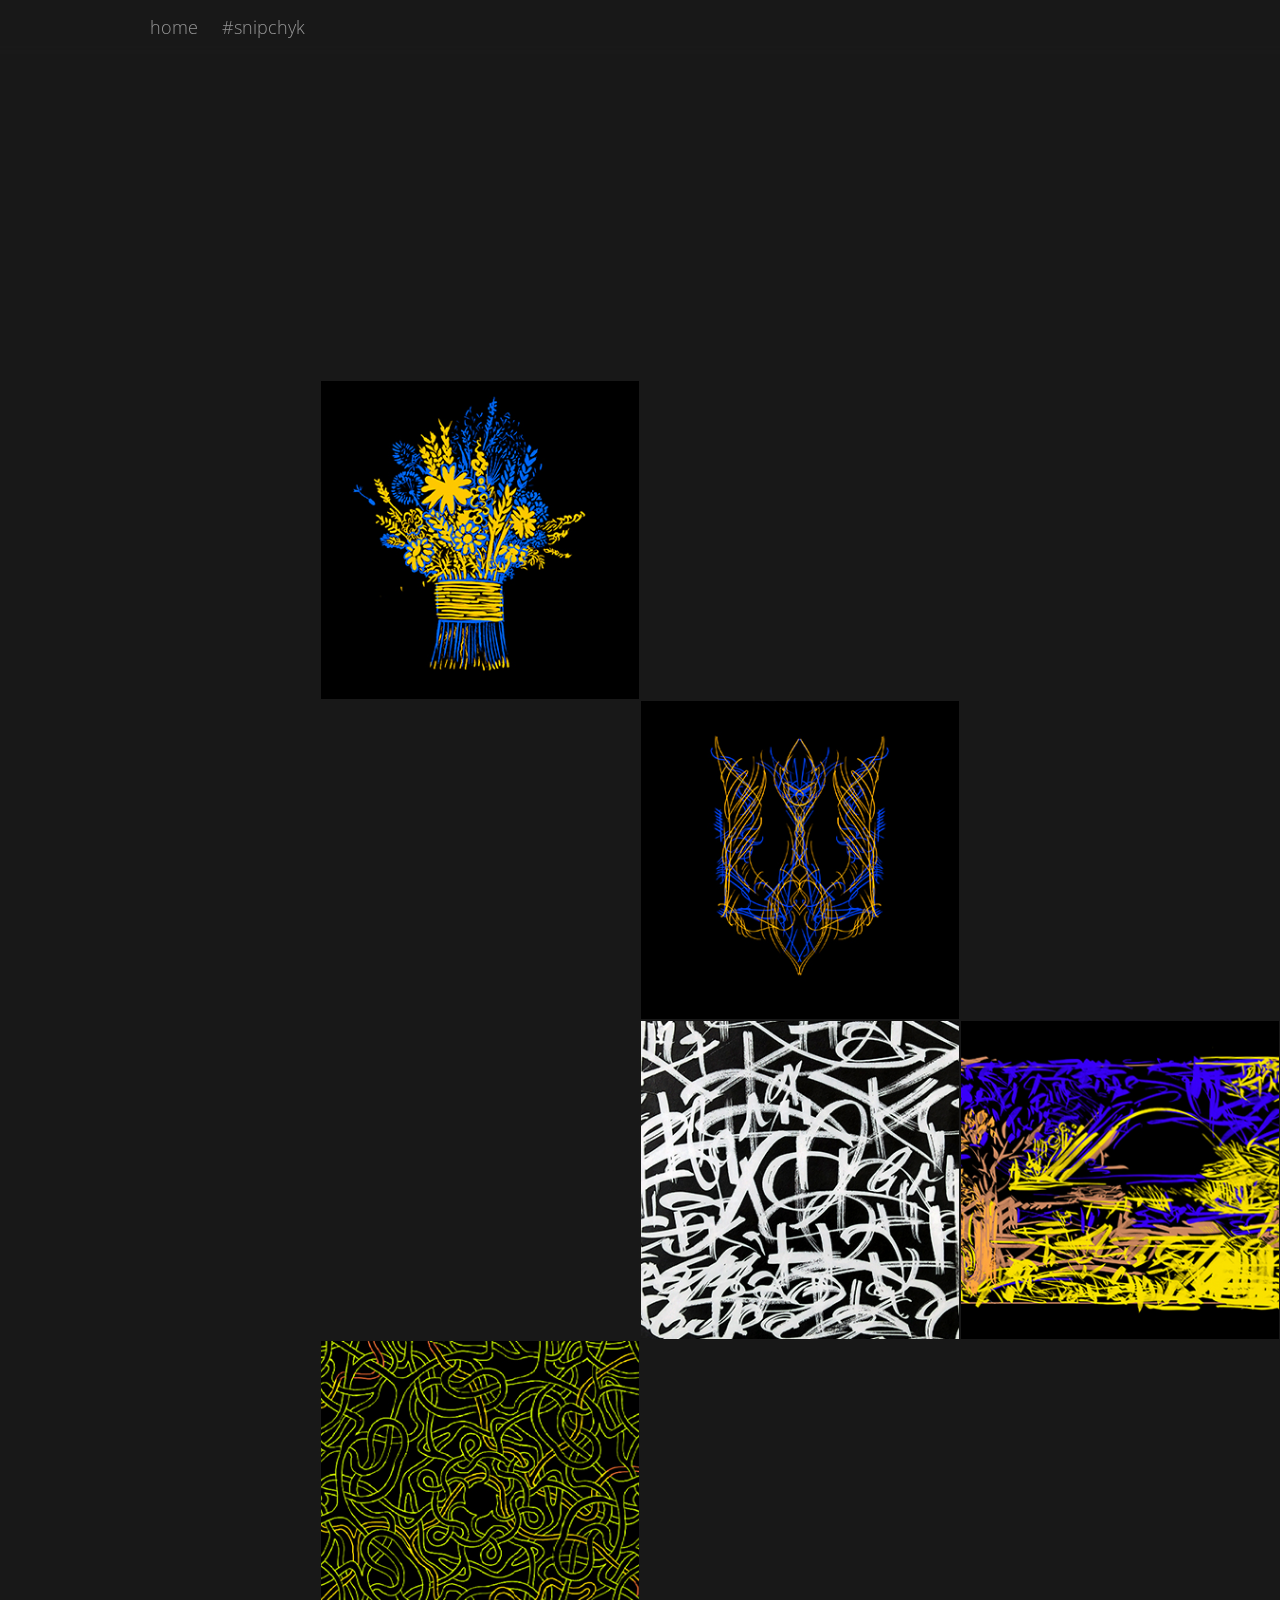
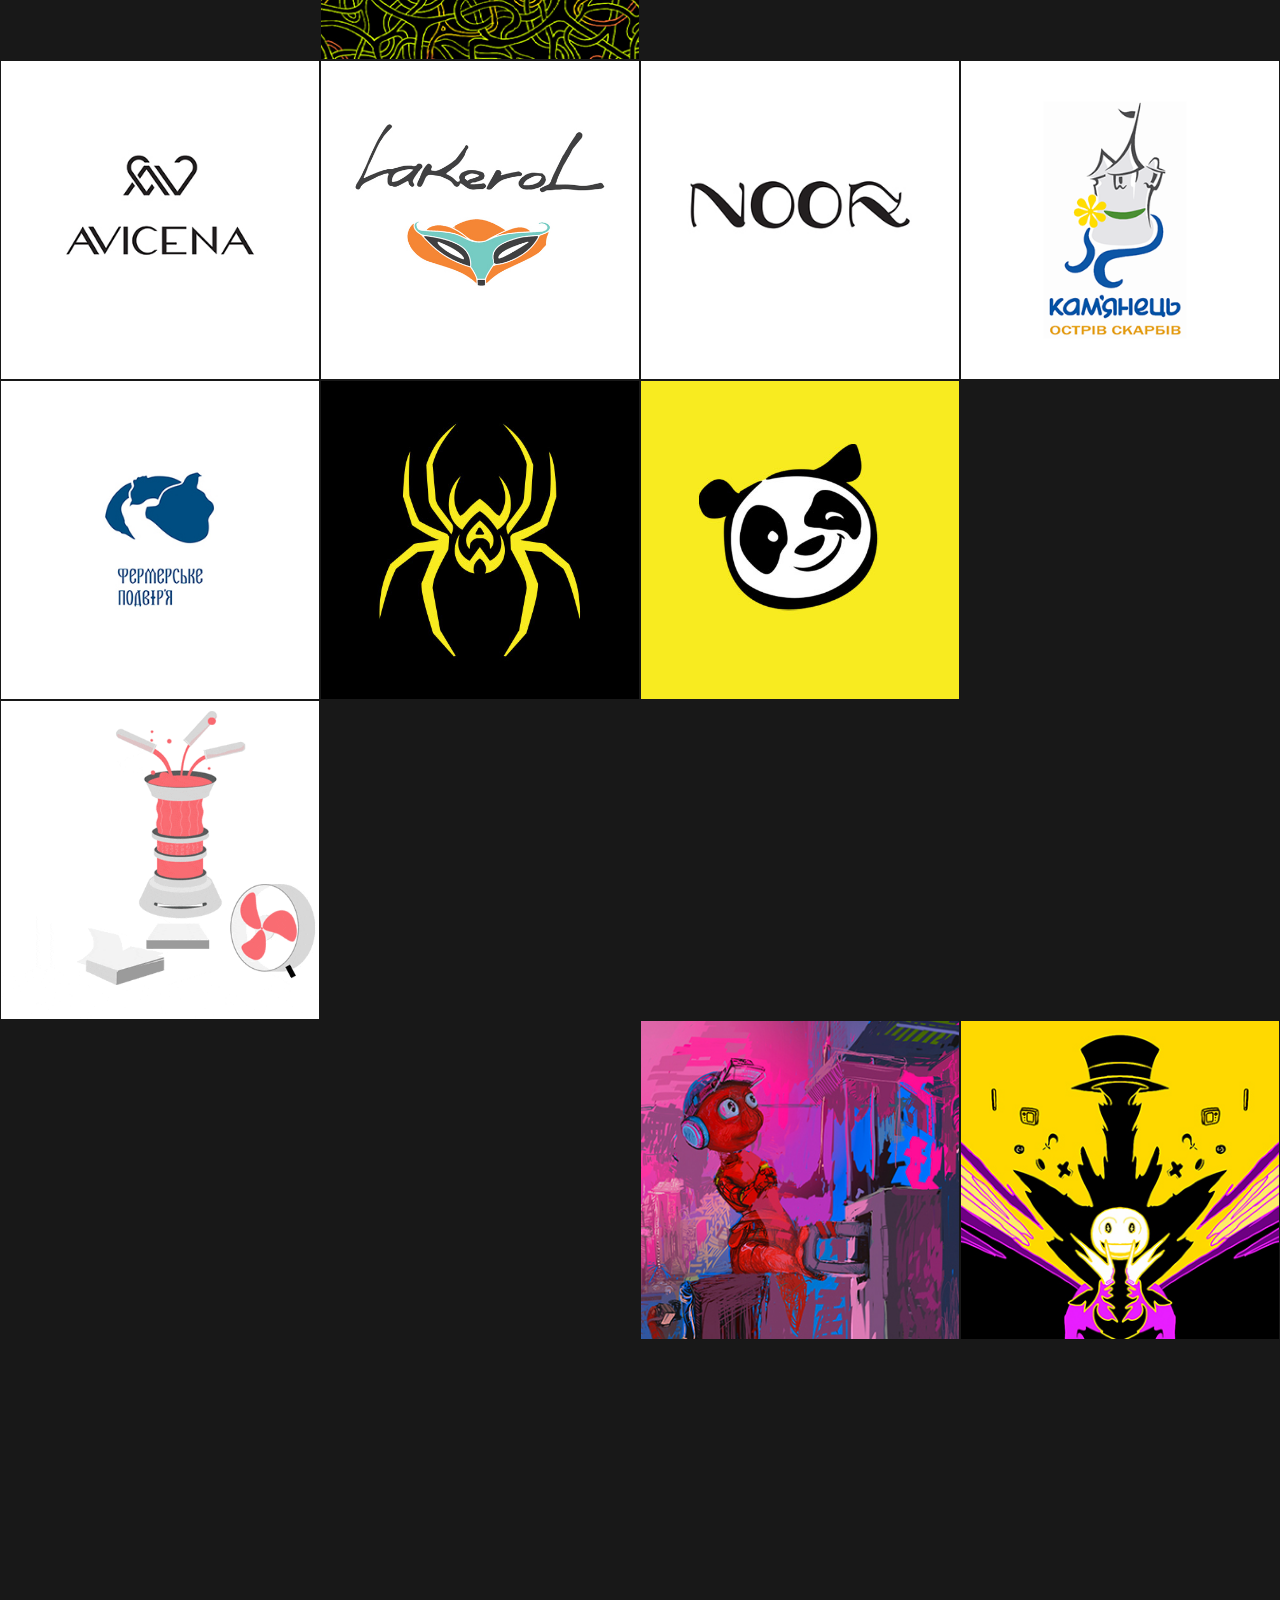
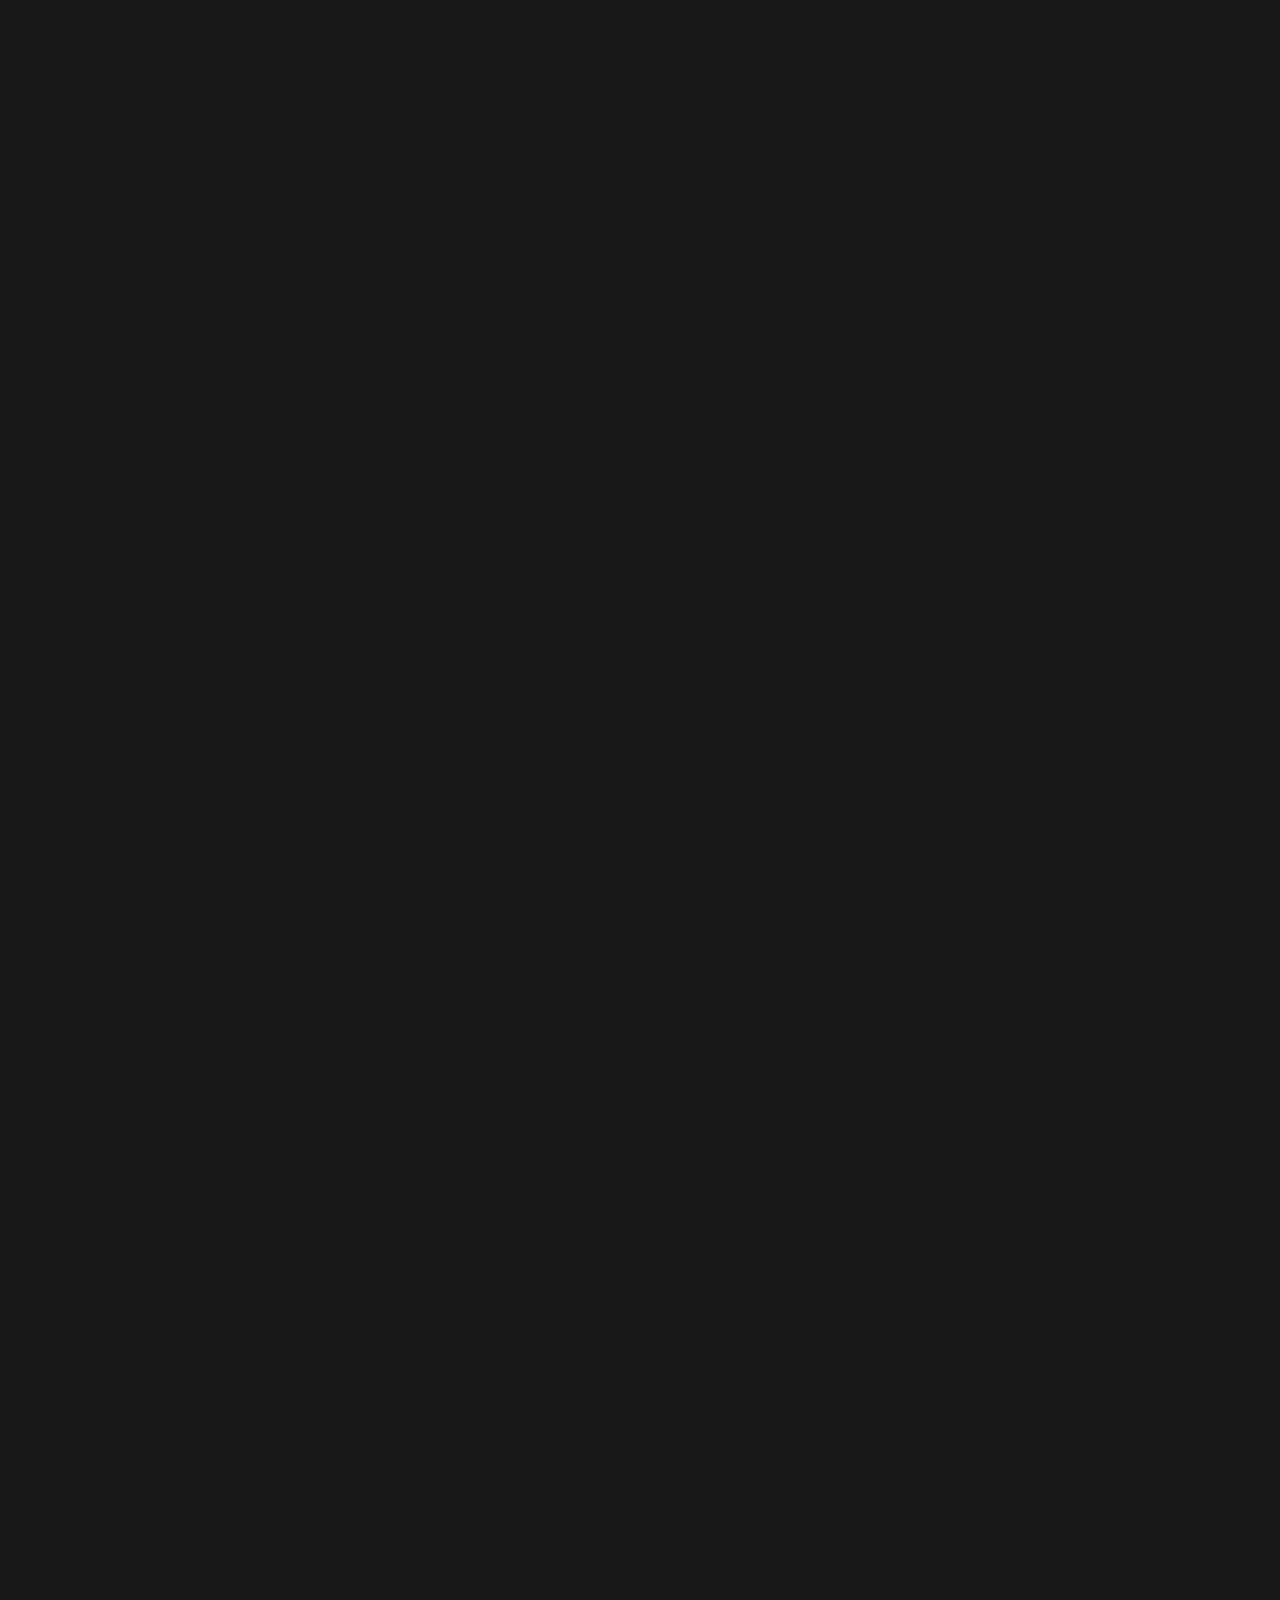
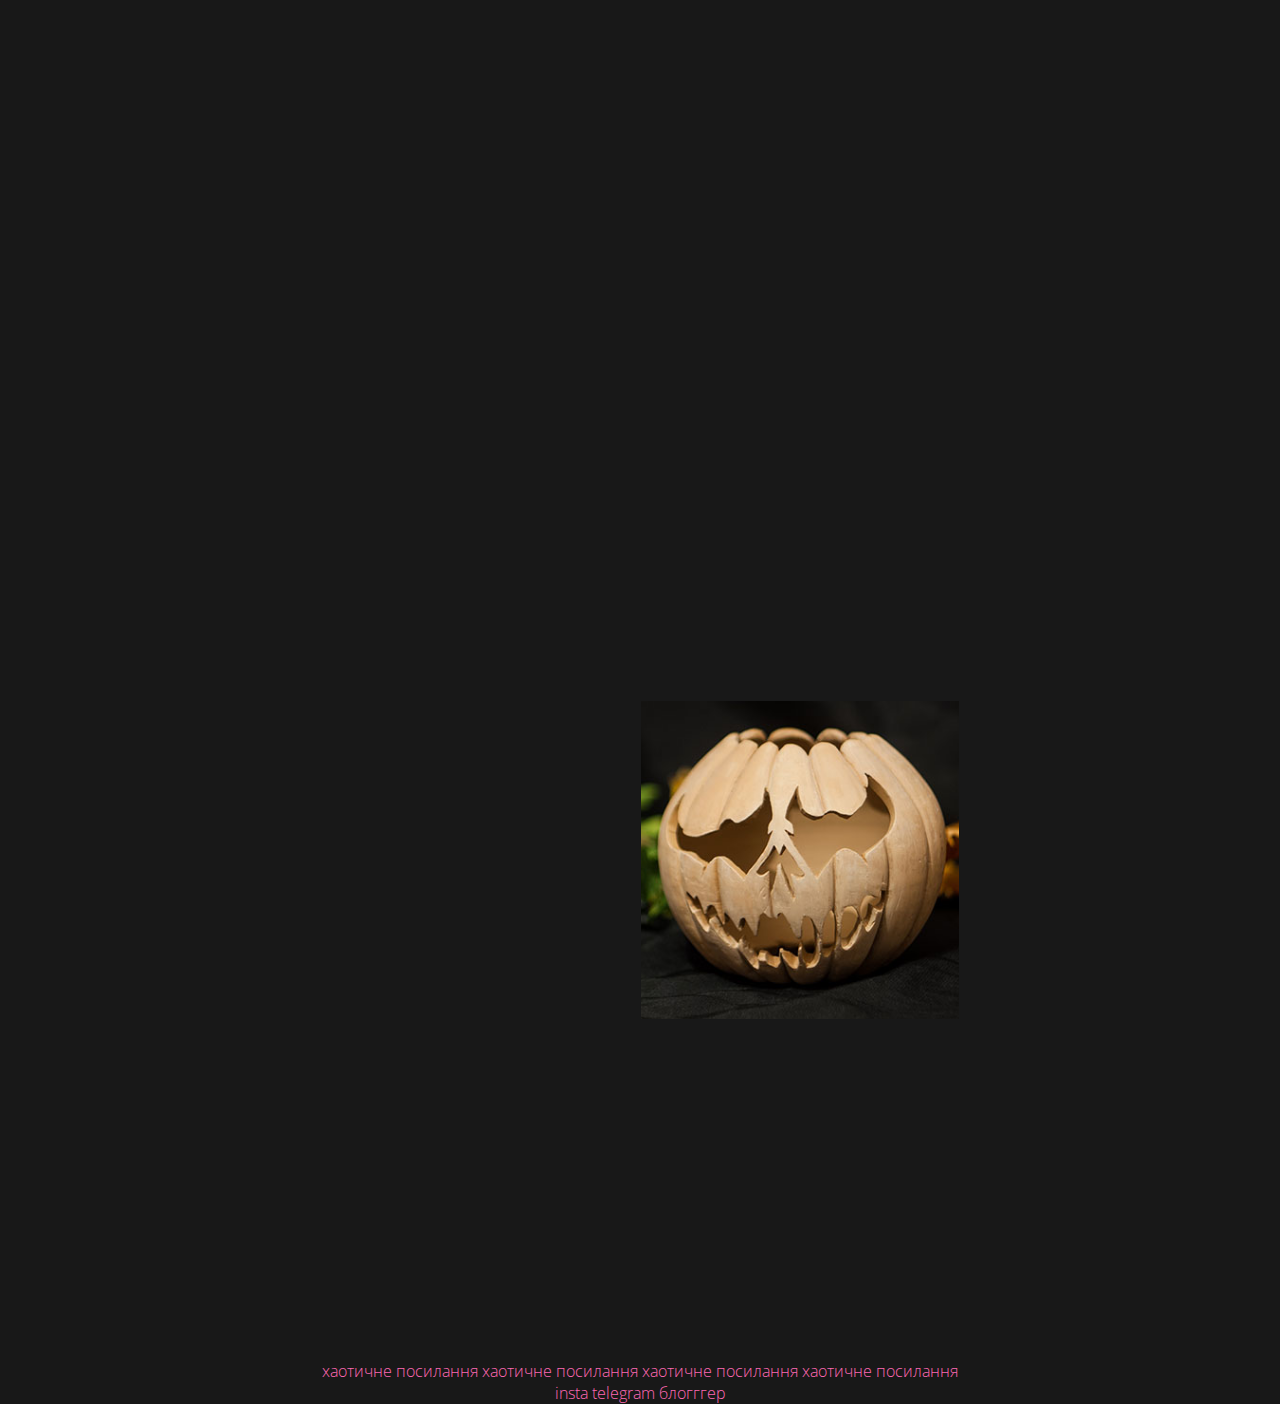
<file: index.html>
<html>
<head>
    <meta name="viewport" content="width=device-width, initial-scale=1" />
    <link rel="stylesheet" href="css/default.css">
    <script src="js/main.js"></script>
</head>
<body>
    <header class="header G-container">
        <div class="G-inner">
            <nav class="main-nav">
                <a href="index.html">home</a>
                <a href="snipchyk.html">#snipchyk</a>
                

            </nav>
        </div>
    </header>

    <!-- Google tag (gtag.js) -->
<script async src="https://www.googletagmanager.com/gtag/js?id=G-1H960LNNW7"></script>
<script>
  window.dataLayer = window.dataLayer || [];
  function gtag(){dataLayer.push(arguments);}
  gtag('js', new Date());

  gtag('config', 'G-1H960LNNW7');
</script>

<main>
    <section class="G-container">

        <div class="some-projects">

            <div class="some-projects__item reveal">
                <img src="img\some-projects\my-works-galery_0050_ua-coin.jpg" alt="">
            </div>
            <div class="some-projects__item reveal">
                <img src="img\some-projects\coin.png" alt="">
            </div>
            <div class="some-projects__item reveal">
                <img src="img\some-projects\my-works-galery_0051_snipchyk-myk.jpg" alt="">
            </div>
            <div class="some-projects__item reveal">
                <img src="img\some-projects\my-works-galery_0052_snip-light.jpg" alt="">
            </div>
            <div class="some-projects__item reveal">
                <img src="img\some-projects\my-works-galery_0053_snipchuk-color-01.jpg" alt="">
            </div>
            <div class="some-projects__item reveal reveal_active">
                <img src="img\some-projects\snipchyk.jpg" alt="">
            </div>
            <div class="some-projects__item reveal">
                <img src="img\some-projects\my-works-galery_0054_Artboard 10.jpg" alt="">
            </div>
            <div class="some-projects__item reveal">
                <img src="img\some-projects\my-works-galery_0047_tree-life.jpg" alt="">
            </div>
            <div class="some-projects__item reveal">
                <img src="img\some-projects\my-works-galery_0049_hand.jpg" alt="">
            </div>
            <div class="some-projects__item reveal">
                <img src="img\some-projects\my-works-galery_0000_ink-tree.jpg" alt="">
            </div>
            <div class="some-projects__item reveal reveal_active">
                <img src="img\some-projects\herb.jpg" alt="">
            </div>
            <div class="some-projects__item reveal">
                <img src="img\some-projects\my-works-galery_0008_color-pencils.jpg" alt="">
            </div>
            <div class="some-projects__item reveal">         
                <img src="img\some-projects\my-works-galery_0001_embordiery.jpg" alt="">
            </div>
            
            <div class="some-projects__item reveal">
                <img src="img\some-projects\my-works-galery_0036_caligr.jpg" alt="">
            </div>
            <div class="some-projects__item reveal reveal_active">
                <img src="img\some-projects\caly.jpg" alt="">
            </div>
            <div class="some-projects__item reveal reveal_active">
                <img src="img\some-projects\caly2.jpg" alt="">
            </div>



            <!-- labirints -->
             
            <div class="some-projects__item reveal">
                <img src="img\some-projects\my-works-galery_0014_maze1.jpg" alt="">
            </div>
            <div class="some-projects__item reveal reveal_active">
                <img src="img\some-projects\laby.jpg" alt="">
            </div>            
            <div class="some-projects__item reveal">
                <img src="img\some-projects\my-works-galery_0037_labirinth-02.jpg" alt="">
            </div>
            <div class="some-projects__item reveal">
                <img src="img\some-projects\my-works-galery_0007_labirinth-01.jpg" alt="">
            </div>



            <!-- LOGO -->

            <div class="some-projects__item reveal reveal_active">
                <img src="img\logo\logo-avicena.jpg" alt="">
            </div>
            <div class="some-projects__item reveal reveal_active">
                <img src="img\logo\logo-lakerol.jpg" alt="">
            </div>
            <div class="some-projects__item reveal reveal_active">
                <img src="img\logo\logo-noor.jpg" alt="">
            </div>
            <div class="some-projects__item reveal reveal_active">
                <img src="img\logo\logo-kp.PNG" alt="">
            </div>
            <div class="some-projects__item reveal reveal_active">
                <img src="img\logo\logo-farm.jpg" alt="">
            </div>
            <div class="some-projects__item reveal reveal_active">
                <img src="img\logo\logo-waw.jpg" alt="">
            </div>
            <div class="some-projects__item reveal reveal_active">
                <img src="img\logo\logo-end.jpg" alt="">
            </div>            


            <div class="some-projects__item reveal">
                <img src="img\some-projects\my-works-galery_0048_digi-sketch.jpg" alt="">
            </div>
            <div class="some-projects__item reveal reveal_active">
                <img src="img\some-projects\anim42.gif" alt="">
            </div>
            <div class="some-projects__item reveal">
                <img src="img\some-projects\my-works-galery_0033_ECO.jpg" alt="">
            </div>
            <div class="some-projects__item reveal">
                <img src="img\video\loader.gif" alt="">
            </div>          
            <div class="some-projects__item reveal">
                <img src="img\some-projects\пava.jpg" alt="">
            </div>
            <div class="some-projects__item reveal">
                <img src="img\some-projects\my-works-galery_0006_welcome.jpg" alt="">
            </div>
            <div class="some-projects__item reveal">
                <img src="img\some-projects\my-works-galery_0017_vector-art.jpg" alt="">
            </div>

            <div class="some-projects__item reveal reveal_active">
                <img src="img\some-projects\concept.jpg" alt="">
            </div>

            <div class="some-projects__item reveal reveal_active">
                <img src="img\some-projects\waww.jpg" alt="">
            </div>
 

            <div class="some-projects__item reveal">
                <img src="img\some-projects\pepel.png" alt="">
            </div>
            <div class="some-projects__item reveal">
                <img src="img\some-projects\sun.png" alt="">
            </div>
            <div class="some-projects__item reveal">
                <img src="img\some-projects\elephant.png" alt="">
            </div>

  
            <div class="some-projects__item reveal">
                <img src="img\some-projects\sticker.png" alt="">
            </div>


            <div class="some-projects__item reveal">
                <img src="img\some-projects\my-works-galery_0003_penta.jpg" alt="">
            </div>
            <div class="some-projects__item reveal">
                <img src="img\some-projects\my-works-galery_0004_ink-eagle.jpg" alt="">
            </div>
            <div class="some-projects__item reveal">
                <img src="img\some-projects\my-works-galery_0005_ink-landscape.jpg" alt="">
            </div>



            <div class="some-projects__item reveal">
                <img src="img\some-projects\my-works-galery_0009_liner.jpg" alt="">
            </div>
            <div class="some-projects__item reveal">
                <img src="img\some-projects\my-works-galery_0010_line-drawing.jpg" alt="">
            </div>
            <div class="some-projects__item reveal">
                <img src="img\some-projects\my-works-galery_0011_liner-drawing-.jpg" alt="">
            </div>
            <div class="some-projects__item reveal">
                <img src="img\some-projects\my-works-galery_0012_ink-knight.jpg" alt="">
            </div>
            <div class="some-projects__item reveal">
                <img src="img\some-projects\my-works-galery_0013_fox.jpg" alt="">
            </div>



            <div class="some-projects__item reveal">
                <img src="img\some-projects\my-works-galery_0015_maska_.jpg" alt="">
            </div>
            <div class="some-projects__item reveal">
                <img src="img\some-projects\my-works-galery_0016_digital-sketch.jpg" alt="">
            </div>

            <div class="some-projects__item reveal">
                <img src="img\some-projects\my-works-galery_0018_dth.jpg" alt="">
            </div>
            <div class="some-projects__item reveal">
                <img src="img\some-projects\my-works-galery_0019_oil-sketch.jpg" alt="">
            </div>
            <div class="some-projects__item reveal">
                <img src="img\some-projects\my-works-galery_0020_diplom.jpg" alt="">
            </div>
            <div class="some-projects__item reveal">
                <img src="img\some-projects\my-works-galery_0021_watercolor-black.jpg" alt="">
            </div>
            <div class="some-projects__item reveal">
                <img src="img\some-projects\my-works-galery_0022_kursova.jpg" alt="">
            </div>
            <div class="some-projects__item reveal">
                <img src="img\some-projects\my-works-galery_0023_tea.jpg" alt="">
            </div>
            <div class="some-projects__item reveal">
                <img src="img\some-projects\my-works-galery_0024_vector-pumpkin.jpg" alt="">
            </div>
            <div class="some-projects__item reveal">
                <img src="img\some-projects\my-works-galery_0025_digital-sketch-01.jpg" alt="">
            </div>
            <div class="some-projects__item reveal">
                <img src="img\some-projects\my-works-galery_0026_snowman-crime.jpg" alt="">
            </div>
            <div class="some-projects__item reveal">
                <img src="img\some-projects\my-works-galery_0027_formalin.jpg" alt="">
            </div>
            <div class="some-projects__item reveal">
                <img src="img\some-projects\my-works-galery_0028_birth.jpg" alt="">
            </div>
            <div class="some-projects__item reveal">
                <img src="img\some-projects\my-works-galery_0029_castle.jpg" alt="">
            </div>
            <div class="some-projects__item reveal">
                <img src="img\some-projects\my-works-galery_0030_paper-skull.jpg" alt="">
            </div>
            <div class="some-projects__item reveal">
                <img src="img\some-projects\my-works-galery_0031_digi-crayons.jpg" alt="">
            </div>
            <div class="some-projects__item reveal">
                <img src="img\some-projects\my-works-galery_0032_rozmarin.jpg" alt="">
            </div>

            <div class="some-projects__item reveal">
                <img src="img\some-projects\my-works-galery_0034_abstract-01.jpg" alt="">
            </div>
            <div class="some-projects__item reveal">
                <img src="img\some-projects\my-works-galery_0035_abstract-02.jpg" alt="">
            </div>




            <div class="some-projects__item reveal">
                <img src="img\some-projects\my-works-galery_0038_digi-pastel.jpg" alt="">
            </div>
            <div class="some-projects__item reveal">
                <img src="img\some-projects\my-works-galery_0039_failstate.jpg" alt="">
            </div>
            <div class="some-projects__item reveal">
                <img src="img\some-projects\my-works-galery_0040_ceramic-skull.jpg" alt="">
            </div>
            <div class="some-projects__item reveal reveal_active">
                <img src="img\some-projects\ceramic-pumpkin.jpg" alt="">
            </div>
            <div class="some-projects__item reveal">
                <img src="img\some-projects\my-works-galery_0041_mug.jpg" alt="">
            </div>
            <div class="some-projects__item reveal">
                <img src="img\some-projects\my-works-galery_0042_afro.jpg" alt="">
            </div>
            <div class="some-projects__item reveal">
                <img src="img\some-projects\my-works-galery_0043_vadia.jpg" alt="">
            </div>
            <div class="some-projects__item reveal">
                <img src="img\some-projects\my-works-galery_0044_Artem.jpg" alt="">
            </div>
            <div class="some-projects__item reveal">
                <img src="img\some-projects\my-works-galery_0045_lego.jpg" alt="">
            </div>



        </div>
    </section>
</main>

    <footer class="G-container footer">
        <nav class="footer-nav">
            <a href="/">хаотичне посилання</a>
            <a href="/">хаотичне посилання</a>
            <a href="/">хаотичне посилання</a>
            <a href="/">хаотичне посилання</a>
        </nav>
        <div class="personal-links">
            <a href="https://www.instagram.com/kamforovich/">insta</a>
            <a href="https://t.me/kamforovych">telegram</a>
            <a href="https://kamforovych.blogspot.com/">блогггер</a>
        </div>
    </footer>


</body></html>
</file>
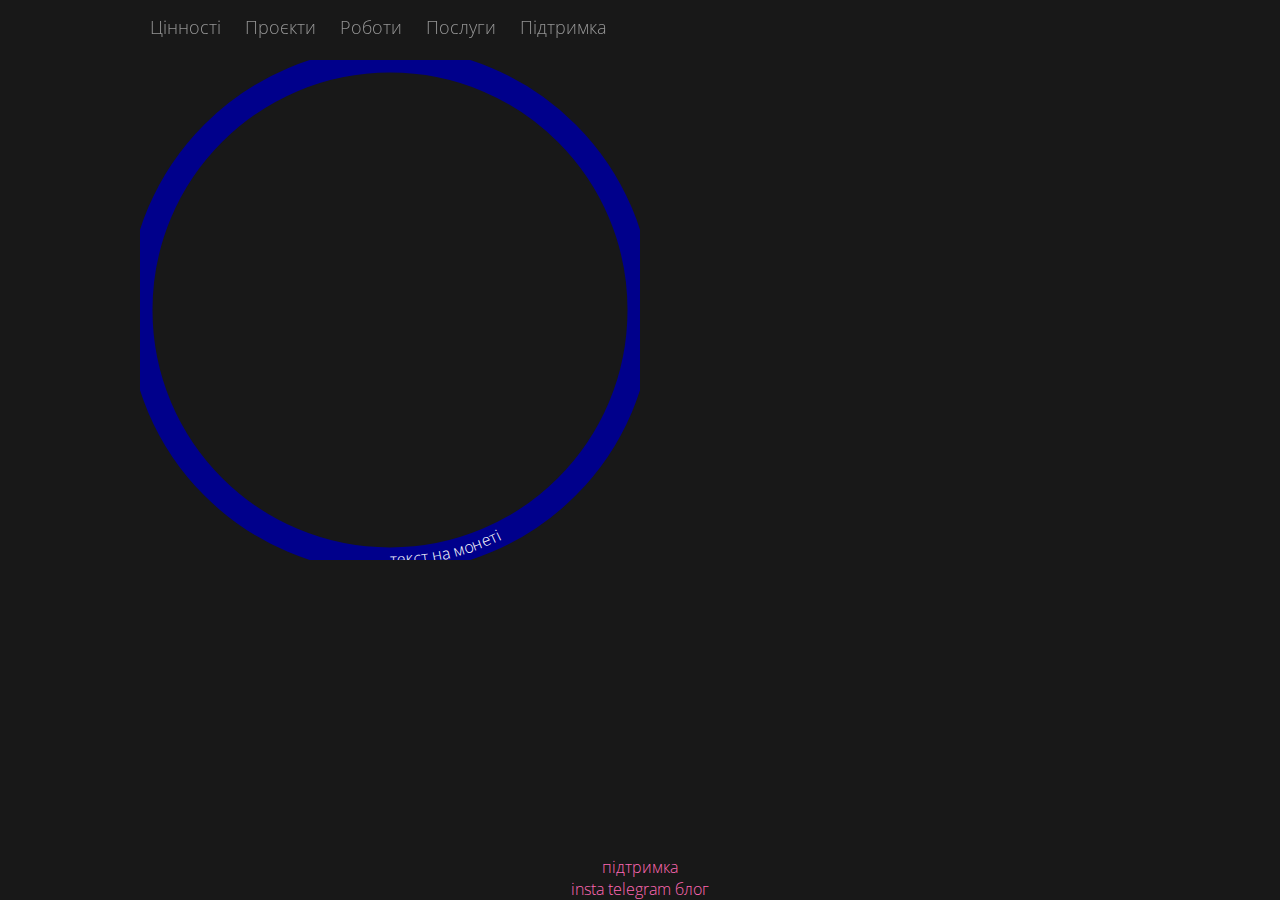
<file: coin.html>
<html>
<head>
    <meta name="viewport" content="width=device-width, initial-scale=1" />
    <link rel="stylesheet" href="css/default.css">
    <link rel="stylesheet" href="css/media.css">
    
</head>
<body>
    <header class="header G-container">
        <div class="G-inner">
            <nav class="main-nav">
                <a href="/">Цінності</a>
                <a href="/">Проєкти</a>
                <a href="/">Роботи</a>
                <a href="/">Послуги</a>
                <a href="/">Підтримка</a>
            </nav>
        </div>
    </header>
    <main>
        <section class="G-container">
            <div class="G-inner">
                <div class="coin-container">
                    <div class="coin-layer outer-border"></div>
                    <div class="coin-layer">
                        <svg xmlns="http://www.w3.org/2000/svg" xmlns:xlink="http://www.w3.org/1999/xlink" height="500px" width="500px">
                            <path id="myTextPath" d="M250 500C388.071 500 500 388.071 500 250C500 111.929 388.071 0 250 0C111.929 0 0 111.929 0 250C0 388.071 111.929 500 250 500Z" fill="none" stroke="darkblue" stroke-width="25"/>
                            
                            <text style="stroke: #000000;" fill="white" stroke-width="0">
                              <textPath xlink:href="#myTextPath"><tspan dy="5">текст на монеті</tspan></textPath>
                            </text>
                        </svg>
                    </div>
                </div>
            </div>
        </section>



    </main>
    <footer class="G-container">
        <nav>
            <a href="/">підтримка</a>
        </nav>
        <div class="personal-links">
            <a href="">insta</a>
            <a href="">telegram</a>
            <a href="https://www.blogger.com/blog/themes/5985390641324711296">блог</a>
        </div>
    </footer>
    

</body></html>
</file>
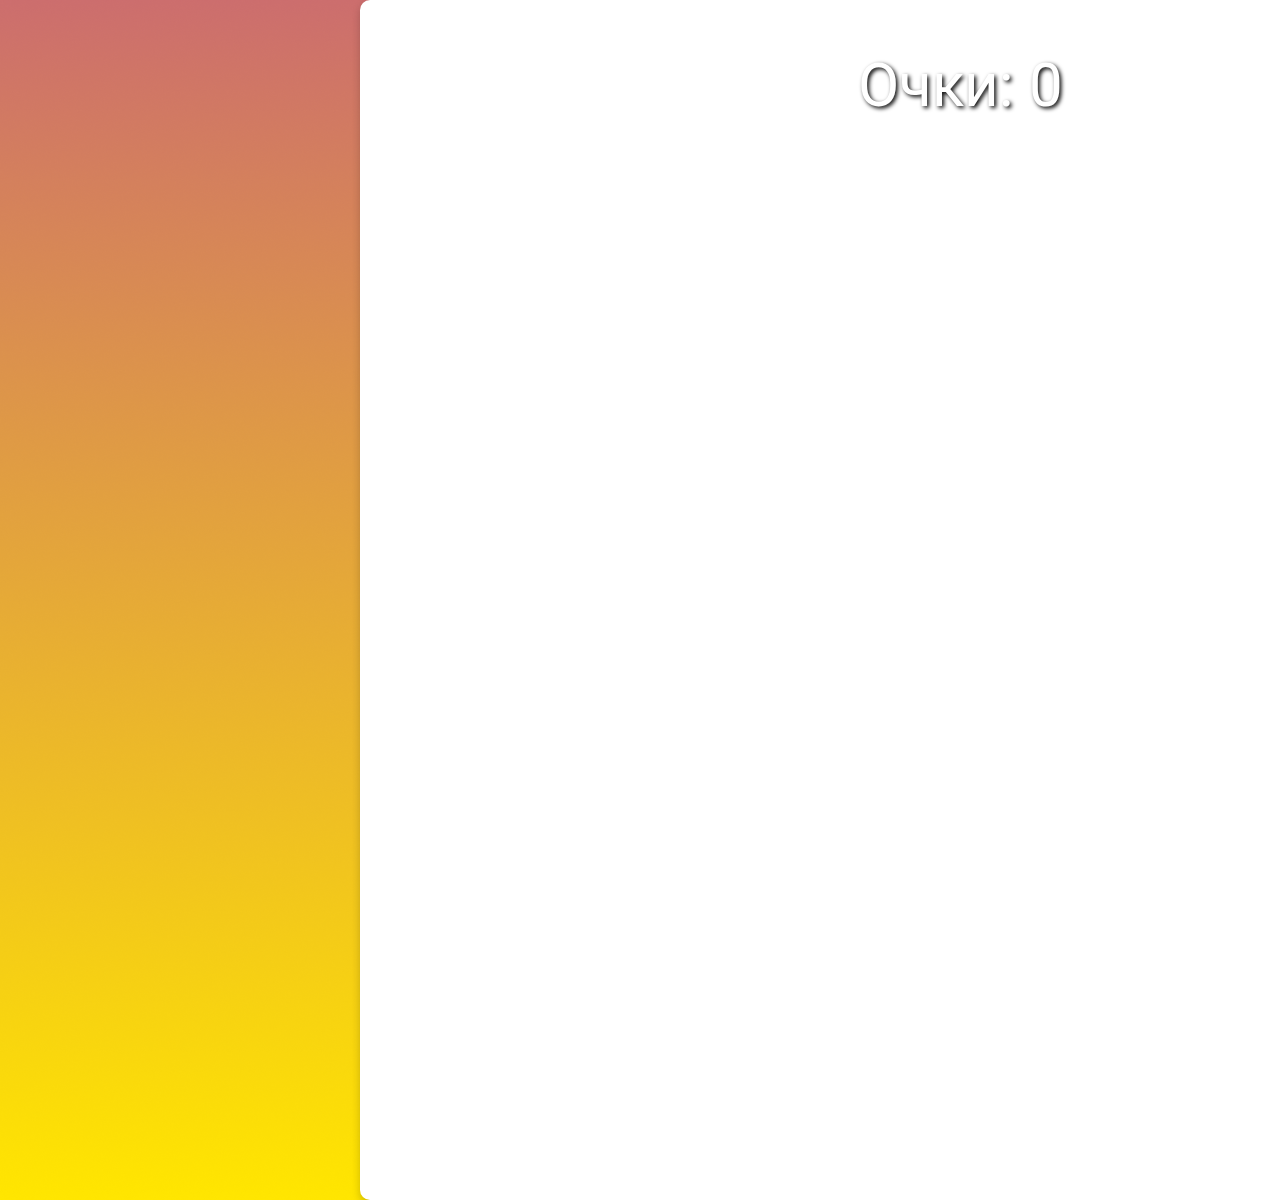
<file: game.html>
<!DOCTYPE html>
<html lang="uk">
<head>
    <meta charset="UTF-8">
    <meta name="viewport" content="width=device-width, initial-scale=1.0">
    <title>Ігри для сина</title>
    <link href="https://fonts.googleapis.com/css2?family=Roboto:wght@400;700&display=swap" rel="stylesheet">
    <style>
        body {
            margin: 0;
            padding: 0;
            overflow: hidden;
            background-color: #f0f0f0;
            font-family: 'Roboto', sans-serif;
            width: 1920px;
            height: 1200px;
            display: flex;
            justify-content: center;
            align-items: center;
            user-select: none;
            -webkit-user-select: none;
            touch-action: manipulation;
        }
        #gameContainer {
            width: 1920px;
            height: 1200px;
            position: relative;
        }
        .screen {
            display: none;
            width: 100%;
            height: 100%;
            position: absolute;
            top: 0;
            left: 0;
        }
        #menuScreen {
            display: flex;
            flex-direction: column;
            justify-content: center;
            align-items: center;
            background-color: #ffb925;
            color: white;
        }
        #menuScreen h1 {
            font-size: 80px;
            margin-bottom: 100px;
        }
        .menuButton {
            width: 600px;
            height: 200px;
            margin: 20px;
            font-size: 60px;
            background-color: #2196F3;
            color: white;
            border: none;
            border-radius: 20px;
            cursor: pointer;
            touch-action: manipulation;
            box-shadow: 0 4px 8px rgba(0, 0, 0, 0.2);
            transition: transform 0.2s;
        }
        .menuButton:hover {
            transform: scale(1.05);
        }
        .backButton {
            position: absolute;
            top: 20px;
            right: 20px;
            width: 100px;
            height: 100px;
            background-color: #fff;
            border: none;
            border-radius: 50%;
            cursor: pointer;
            touch-action: manipulation;
            z-index: 1000;
            box-shadow: 0 4px 8px rgba(0, 0, 0, 0.2);
            display: flex;
            justify-content: center;
            align-items: center;
            transition: transform 0.2s;
        }
        .backButton:hover {
            transform: scale(1.05);
        }
        .backButton svg {
            width: 60px;
            height: 60px;
            fill: #2196F3;
        }

        /* Стилі для Змійки */
        #snakeScreen {
            background: url('game/background.png') no-repeat center center;
            background-size: cover;
            display: flex;
            align-items: center;
            justify-content: center;
        }
        #snakeCanvas {
            background-color: white;
            border-radius: 10px;
            box-shadow: 0 4px 8px rgba(0, 0, 0, 0.2);
        }
        #snakeScore {
            position: absolute;
            top: 50px;
            left: 50%;
            transform: translateX(-50%);
            font-size: 60px;
            color: #fff;
            text-shadow: 2px 2px 4px #000;
            z-index: 500;
        }
        #snakeScores {
            position: absolute;
            left: 50px;
            top: 100px;
            width: 300px;
            font-size: 40px;
            color: #fff;
            text-shadow: 1px 1px 2px #000;
        }
        #snakeScores li {
            margin: 10px 0;
            padding: 5px 10px;
        }
        #snakeScores .best {
            background-color: #ffeb3b;
            border-radius: 10px;
            color: #000;
            text-shadow: none;
        }
        #modal {
            display: none;
            position: fixed;
            top: 0;
            left: 0;
            width: 1920px;
            height: 1200px;
            background-color: rgba(0, 0, 0, 0.7);
            justify-content: center;
            align-items: center;
            z-index: 2000;
        }
        #modalContent {
            background-color: #fff;
            padding: 40px;
            border-radius: 20px;
            text-align: center;
            box-shadow: 0 4px 8px rgba(0, 0, 0, 0.2);
        }
        #modalContent p {
            font-size: 60px;
            margin: 0 0 40px;
        }
        #modalContent button {
            font-size: 40px;
            padding: 20px 40px;
            background-color: #4CAF50;
            color: white;
            border: none;
            border-radius: 15px;
            cursor: pointer;
            box-shadow: 0 4px 8px rgba(0, 0, 0, 0.2);
            transition: transform 0.2s;
        }
        #modalContent button:hover {
            transform: scale(1.05);
        }

        #modalContent button {
            font-size: 40px;
            padding: 20px 40px;
            background-color: #4CAF50;
            color: white;
            border: none;
            border-radius: 15px;
            cursor: pointer;
            box-shadow: 0 4px 8px rgba(0, 0, 0, 0.2);
            transition: transform 0.2s;
        }
        #modalContent button:hover {
            transform: scale(1.05);
        }

        /* Стилі для Концерту */
        #concertScreen {
            background-color: #333;
        }
        #concertStage {
            width: 1920px;
            height: 800px;
            background: url('game/stage.png') no-repeat center center;
            background-size: cover;
            position: relative;
        }
        #concertCharacters {
            width: 1920px;
            height: 400px;
            display: flex;
            justify-content: space-around;
            align-items: center;
            background-color: #222;
            position: absolute;
            bottom: 0;
        }
        .character {
            width: 200px;
            height: 200px;
            cursor: pointer;
            touch-action: manipulation;
            border-radius: 15px;
            box-shadow: 0 4px 8px rgba(0, 0, 0, 0.2);
            transition: transform 0.2s;
        }
        .character:hover {
            transform: scale(1.05);
        }
        .stageCharacter {
            position: absolute;
            width: 434px;
            height: 560px;
            z-index: 100;
            border-radius: 15px;
            animation: pulse 1s infinite ease-in-out;
        }
        @keyframes pulse {
            0% { transform: scale(1); }
            50% { transform: scale(1.05); }
            100% { transform: scale(1); }
        }
    </style>
</head>
<body>
    <div id="gameContainer">
        <!-- Меню вибору ігор -->
        <div id="menuScreen" class="screen">
            <h1>Обери гру!</h1>
            <button class="menuButton" onclick="startGame('snake')">Змійка</button>
            <button class="menuButton" onclick="startGame('concert')">Концерт</button>
        </div>

        <!-- Екран Змійки -->
        <div id="snakeScreen" class="screen">
            <button class="backButton" onclick="backToMenu()">
                <svg viewBox="0 0 24 24"><path d="M20 11H7.83l5.59-5.59L12 4l-8 8 8 8 1.41-1.41L7.83 13H20v-2z" stroke-width="2"/></svg>
            </button>
            <div id="snakeScore">Очки: 0</div>
            <div id="snakeScores">
                <ul id="scoresList"></ul>
            </div>
            <canvas id="snakeCanvas" width="1200" height="1200"></canvas>
        </div>

        <!-- Екран Концерту -->
        <div id="concertScreen" class="screen">
            <button class="backButton" onclick="backToMenu()">
                <svg viewBox="0 0 24 24"><path d="M20 11H7.83l5.59-5.59L12 4l-8 8 8 8 1.41-1.41L7.83 13H20v-2z" stroke-width="2"/></svg>
            </button>
            <div id="concertStage"></div>
            <div id="concertCharacters">
                <img src="game/character1.png" class="character" data-id="1">
                <img src="game/character2.png" class="character" data-id="2">
                <img src="game/character3.png" class="character" data-id="3">
            </div>
        </div>

        <!-- Модалка для Змійки -->
        <div id="modal">
            <div id="modalContent">
                <p id="modalMessage"></p>
                <button onclick="restartSnake()">Почати знов</button>
            </div>
        </div>
    </div>

    <script>
        const menuScreen = document.getElementById('menuScreen');
        const snakeScreen = document.getElementById('snakeScreen');
        const concertScreen = document.getElementById('concertScreen');
        const modal = document.getElementById('modal');
        const modalMessage = document.getElementById('modalMessage');
        let scores = [];

        function startGame(game) {
            menuScreen.style.display = 'none';
            if (game === 'snake') {
                snakeScreen.style.display = 'flex';
                initSnake();
            } else if (game === 'concert') {
                concertScreen.style.display = 'block';
                initConcert();
            }
        }

        function backToMenu() {
            snakeScreen.style.display = 'none';
            concertScreen.style.display = 'none';
            menuScreen.style.display = 'flex';
            if (snakeGameLoop) clearInterval(snakeGameLoop);
            stopConcert();
            modal.style.display = 'none';
        }

        // Логіка Змійки
        let snakeGameLoop;
        function initSnake() {
            const canvas = document.getElementById('snakeCanvas');
            const ctx = canvas.getContext('2d');
            const scoreDisplay = document.getElementById('snakeScore');
            const scoresList = document.getElementById('scoresList');

            const gridSize = 80;
            const tileCount = canvas.width / gridSize;
            let snake = [{ x: 10, y: 10 }];
            let foods = [{ x: 15, y: 15 }, { x: 5, y: 5 }];
            let dx = 0;
            let dy = 0;
            let score = 0;
            const gameSpeed = 150;

            const snakeImg = new Image();
            snakeImg.src = 'game/snake.png';
            const foodImg = new Image();
            foodImg.src = 'game/food.png';

            let touchStartX = 0;
            let touchStartY = 0;

            function updateScores() {
                scoresList.innerHTML = '';
                const sortedScores = [...scores].sort((a, b) => b - a);
                sortedScores.forEach(s => {
                    const li = document.createElement('li');
                    li.textContent = s;
                    if (s === Math.max(...scores)) li.className = 'best';
                    scoresList.appendChild(li);
                });
            }

            canvas.addEventListener('touchstart', (e) => {
                e.preventDefault();
                touchStartX = e.touches[0].clientX;
                touchStartY = e.touches[0].clientY;
            }, { passive: false });

            canvas.addEventListener('touchmove', (e) => {
                e.preventDefault();
                const touchEndX = e.touches[0].clientX;
                const touchEndY = e.touches[0].clientY;
                const diffX = touchEndX - touchStartX;
                const diffY = touchEndY - touchStartY;

                if (Math.abs(diffX) > Math.abs(diffY)) {
                    if (diffX > 50 && dx !== -1) { dx = 1; dy = 0; }
                    else if (diffX < -50 && dx !== 1) { dx = -1; dy = 0; }
                } else {
                    if (diffY > 50 && dy !== -1) { dx = 0; dy = 1; }
                    else if (diffY < -50 && dy !== 1) { dx = 0; dy = -1; }
                }
                touchStartX = touchEndX;
                touchStartY = touchEndY;
            }, { passive: false });

            document.addEventListener('keydown', (e) => {
                const key = e.key;
                if (key === 'ArrowLeft' && dx !== 1) { dx = -1; dy = 0; }
                else if (key === 'ArrowRight' && dx !== -1) { dx = 1; dy = 0; }
                else if (key === 'ArrowUp' && dy !== 1) { dx = 0; dy = -1; }
                else if (key === 'ArrowDown' && dy !== -1) { dx = 0; dy = 1; }
            });

            function drawSnake() {
                ctx.clearRect(0, 0, canvas.width, canvas.height);
                const head = { x: snake[0].x + dx, y: snake[0].y + dy };
                snake.unshift(head);

                let foodEaten = false;
                foods = foods.filter(food => {
                    if (head.x === food.x && head.y === food.y) {
                        foodEaten = true;
                        score += 1;
                        scoreDisplay.textContent = `Очки: ${score}`;
                        return false;
                    }
                    return true;
                });

                if (foodEaten) {
                    generateFood();
                } else {
                    snake.pop();
                }

                snake.forEach(segment => {
                    ctx.drawImage(snakeImg, segment.x * gridSize, segment.y * gridSize, gridSize, gridSize);
                });

                foods.forEach(food => {
                    ctx.drawImage(foodImg, food.x * gridSize, food.y * gridSize, gridSize, gridSize);
                });

                if (head.x < 0 || head.x >= tileCount || head.y < 0 || head.y >= tileCount) {
                    gameOver();
                }
                for (let i = 1; i < snake.length; i++) {
                    if (head.x === snake[i].x && head.y === snake[i].y) {
                        gameOver();
                    }
                }
            }

            function generateFood() {
                const newFood = {
                    x: Math.floor(Math.random() * tileCount),
                    y: Math.floor(Math.random() * tileCount)
                };
                if (
                    snake.some(segment => segment.x === newFood.x && segment.y === newFood.y) ||
                    foods.some(food => food.x === newFood.x && food.y === newFood.y)
                ) {
                    generateFood();
                } else {
                    foods.push(newFood);
                }
                if (foods.length < 2) generateFood();
            }

            function gameOver() {
                clearInterval(snakeGameLoop);
                scores.push(score);
                updateScores();
                modalMessage.textContent = `Гра закінчилась! Очки: ${score}`;
                modal.style.display = 'flex';
            }

            window.restartSnake = function() {
                snake = [{ x: 10, y: 10 }];
                foods = [{ x: 15, y: 15 }, { x: 5, y: 5 }];
                dx = 0;
                dy = 0;
                score = 0;
                scoreDisplay.textContent = `Очки: ${score}`;
                modal.style.display = 'none';
                snakeGameLoop = setInterval(drawSnake, gameSpeed);
            };

            updateScores();
            snakeGameLoop = setInterval(drawSnake, gameSpeed);
        }

        // Логіка Концерту
        let audioTracks = [];
        let characterListeners = [];

        function initConcert() {
            const stage = document.getElementById('concertStage');
            const characters = document.querySelectorAll('.character');

            // Очищаємо попередні слухачі
            characterListeners.forEach(({ char, listener }) => {
                char.removeEventListener('click', listener);
            });
            characterListeners = [];

            // Ініціалізуємо аудіо
            audioTracks = [
                new Audio('game/track1.mp3'),
                new Audio('game/track2.mp3'),
                new Audio('game/track3.mp3')
            ];
            audioTracks.forEach(track => {
                track.loop = true;
                track.volume = 0;
                track.play().catch(e => console.log('Audio play failed:', e));
            });

            // Додаємо нові слухачі
            characters.forEach((char, index) => {
                const listener = () => {
                    const id = char.getAttribute('data-id');
                    const existing = document.querySelector(`.stageCharacter[data-id="${id}"]`);
                    if (existing) {
                        existing.remove();
                        audioTracks[index].volume = 0;
                    } else {
                        const stageChar = document.createElement('img');
                        stageChar.src = `game/character${id}_full.png`;
                        stageChar.className = 'stageCharacter';
                        stageChar.setAttribute('data-id', id);
                        stageChar.style.left = `${400 + index * 500}px`;
                        stageChar.style.top = '100px';
                        stageChar.addEventListener('click', () => {
                            stageChar.remove();
                            audioTracks[index].volume = 0;
                        });
                        stage.appendChild(stageChar);
                        audioTracks[index].volume = 1;
                    }
                };
                char.addEventListener('click', listener);
                characterListeners.push({ char, listener });
            });
        }

        function stopConcert() {
            audioTracks.forEach(track => {
                track.pause();
                track.currentTime = 0;
                track.volume = 0;
            });
            document.getElementById('concertStage').innerHTML = '';
            characterListeners.forEach(({ char, listener }) => {
                char.removeEventListener('click', listener);
            });
            characterListeners = [];
        }

        // Показуємо меню при завантаженні
        menuScreen.style.display = 'flex';
    </script>
</body>
</html>
</file>
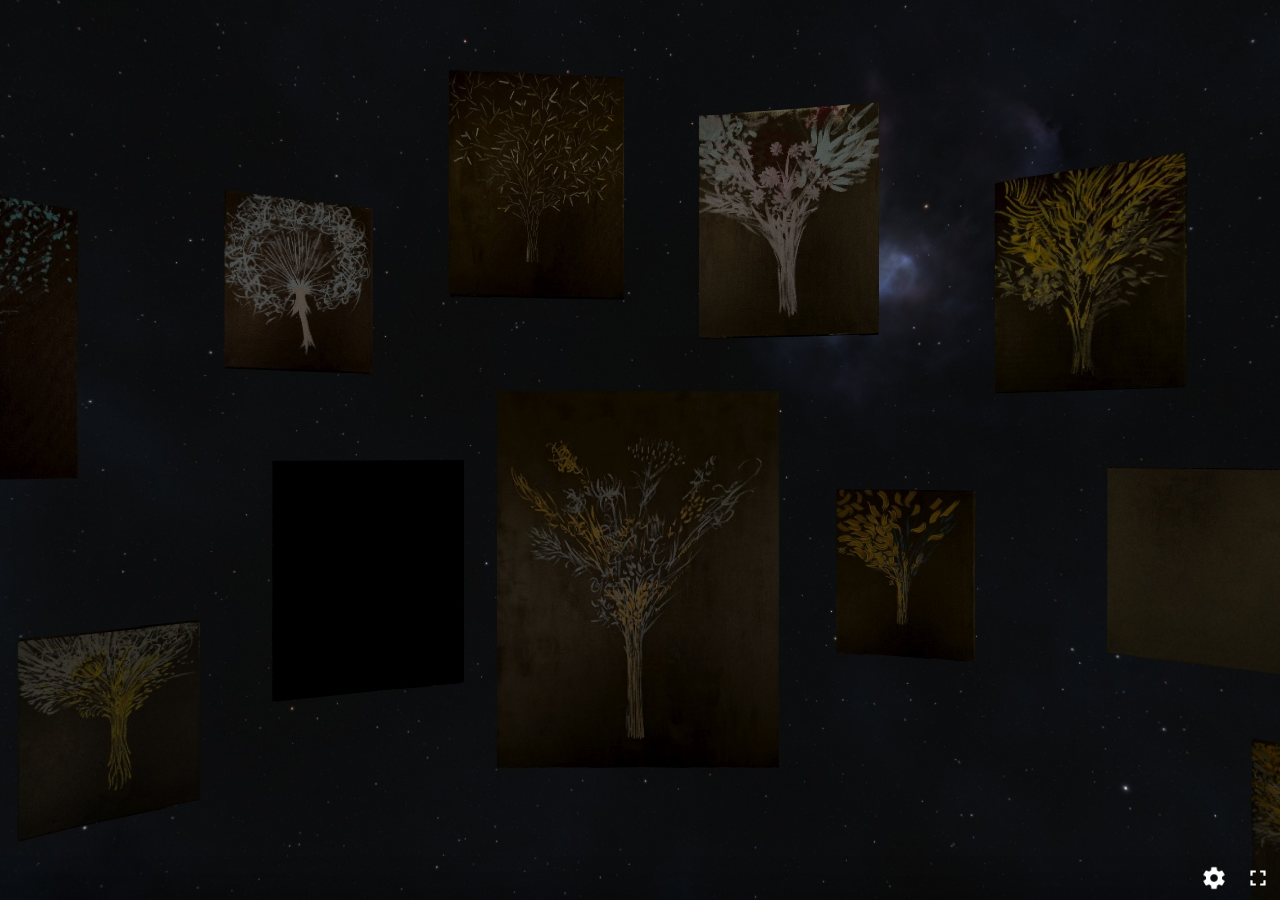
<file: pa.html>
<!DOCTYPE html>
<html lang="uk">
<head>
    <meta charset="UTF-8">
    <meta name="viewport" content="width=device-width, initial-scale=1.0">
    <title>Панорама з Panolens.js</title>
    <script src="js/three.min.js"></script>
    <script src="js/panolens.min.js"></script>
    <style>
        body, html {
            margin: 0;
            padding: 0;
            width: 100%;
            height: 100%;
            overflow: hidden;
        }
    </style>
</head>
<body>
    <script>
        window.onload = function() {
            try {
                const panorama = new PANOLENS.ImagePanorama('pano.jpg');
                const viewer = new PANOLENS.Viewer({
                    output: 'console' // Виводить лог у консоль для дебагу, можна прибрати
                });
                viewer.add(panorama);
            } catch (e) {
                console.error("Помилка при ініціалізації Panolens:", e);
            }
        };
    </script>
</body>
</html>
</file>
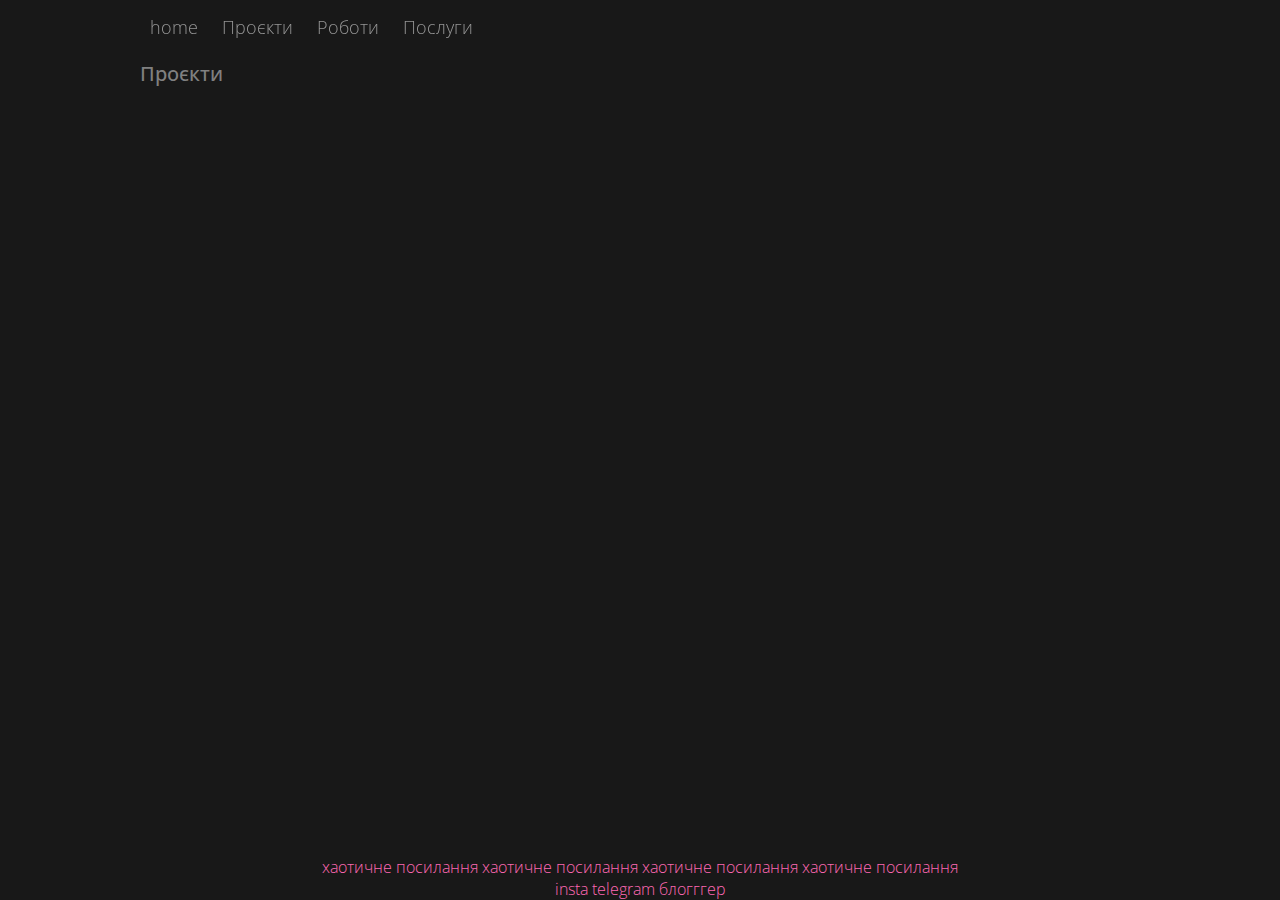
<file: projects.html>
<html>
    <head>
        <meta name="viewport" content="width=device-width, initial-scale=1" />
        <link rel="stylesheet" href="css/default.css">
        <script src="js/main.js"></script>
    </head>
    <body>
        <header class="header G-container">
            <div class="G-inner">
                <nav class="main-nav">
                    <a href="index.html">home</a>
                    <a href="projects.html">Проєкти</a>
                    <a href="works.html">Роботи</a>
                    <a href="random.html">Послуги</a>
                </nav>
            </div>
        </header>

        
        <main>
            <section class="G-container">
                <div class="G-inner">
                    <h1>Проєкти</h1>
                </div>
            </section>

        </main>

        <footer class="G-container footer">
            <nav class="footer-nav">
                <a href="/">хаотичне посилання</a>
                <a href="/">хаотичне посилання</a>
                <a href="/">хаотичне посилання</a>
                <a href="/">хаотичне посилання</a>
            </nav>
            <div class="personal-links">
                <a href="https://www.instagram.com/kamforovich/">insta</a>
                <a href="https://t.me/kamforovych">telegram</a>
                <a href="https://kamforovych.blogspot.com/">блогггер</a>
            </div>
        </footer>

    </body>
</html>
</file>
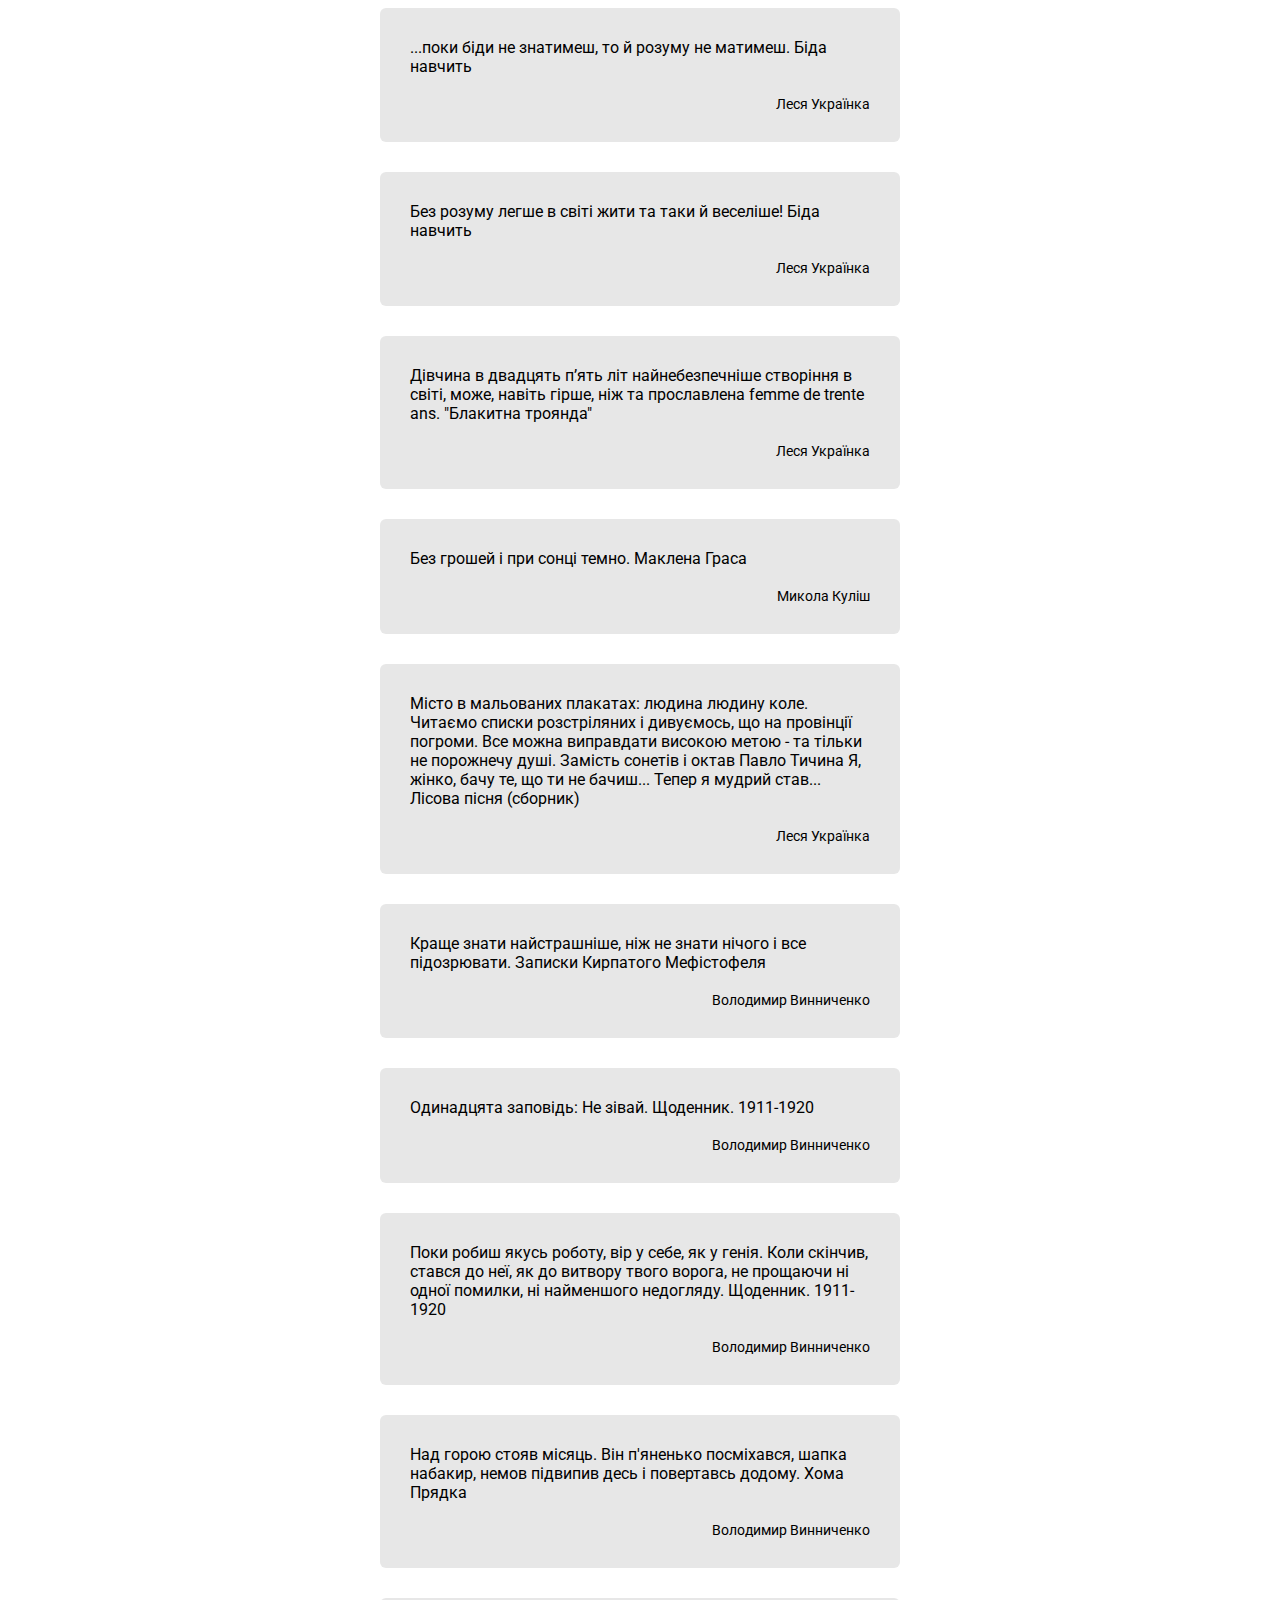
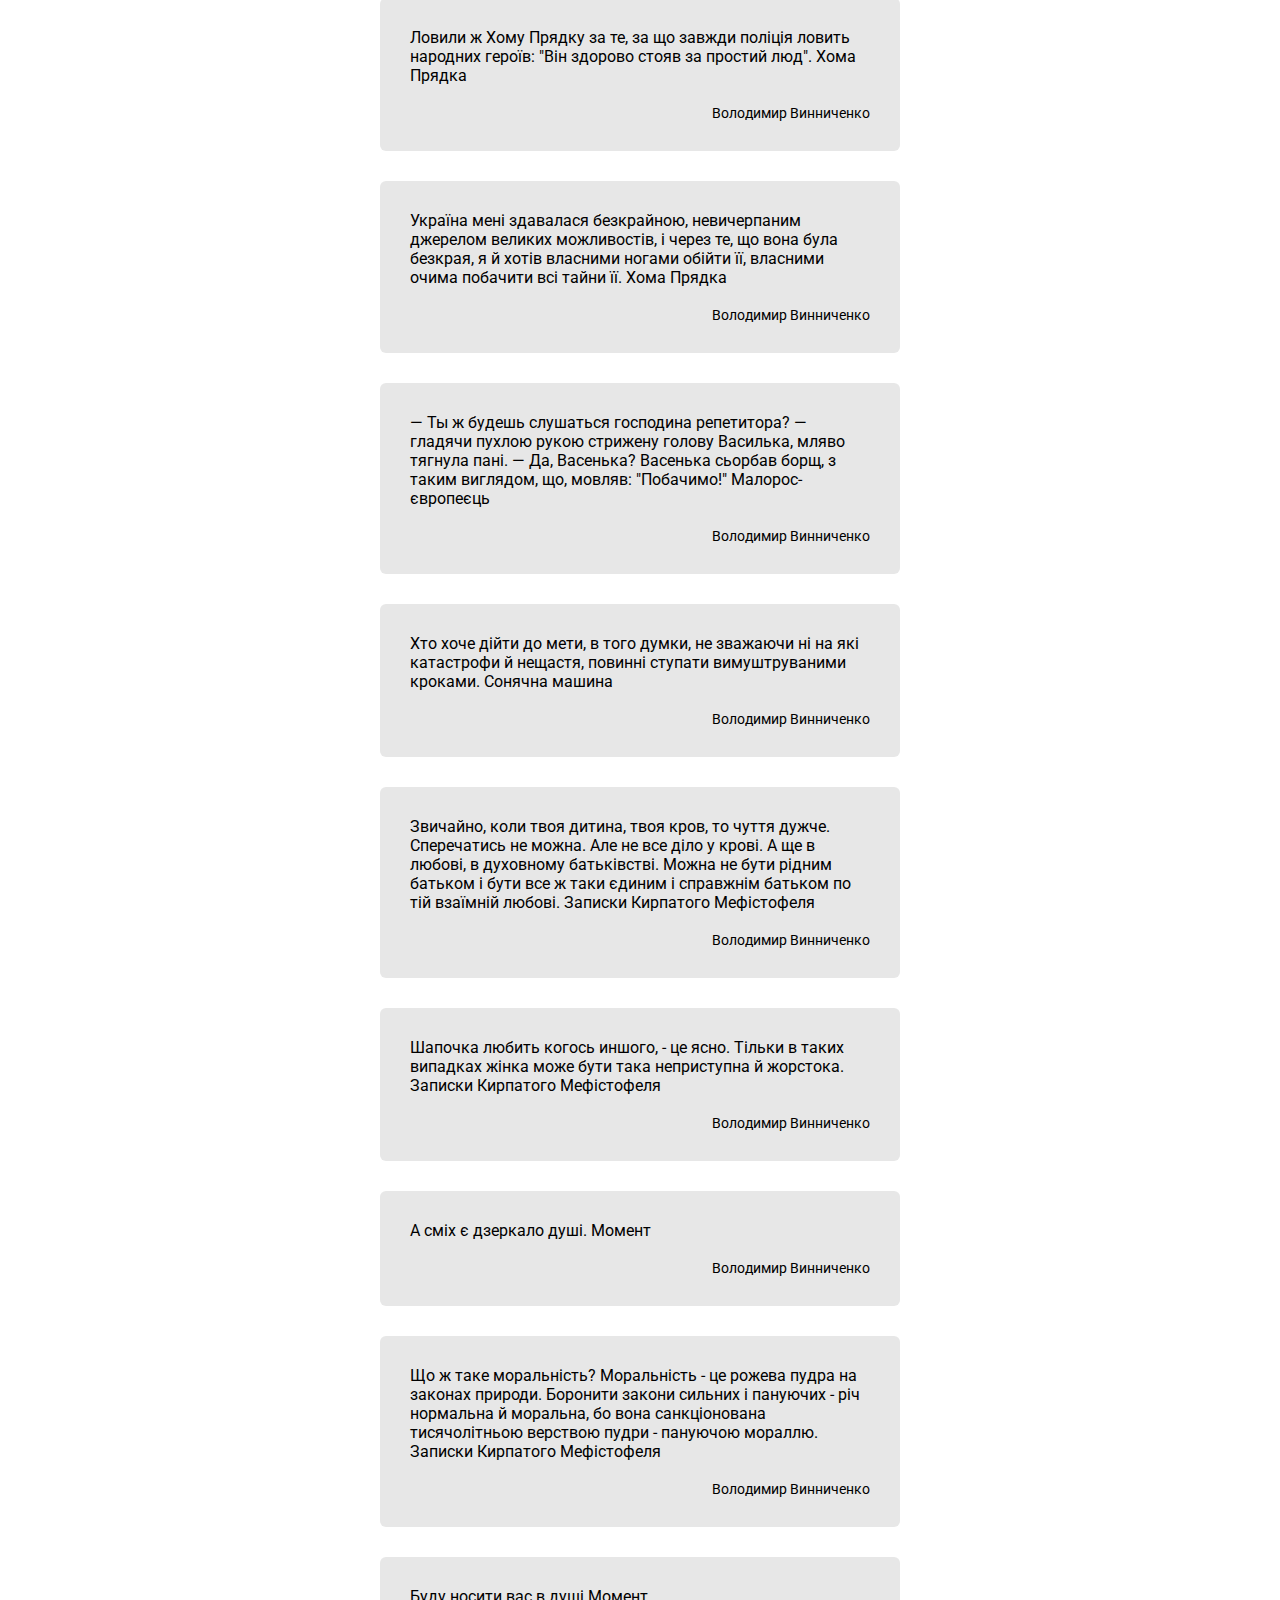
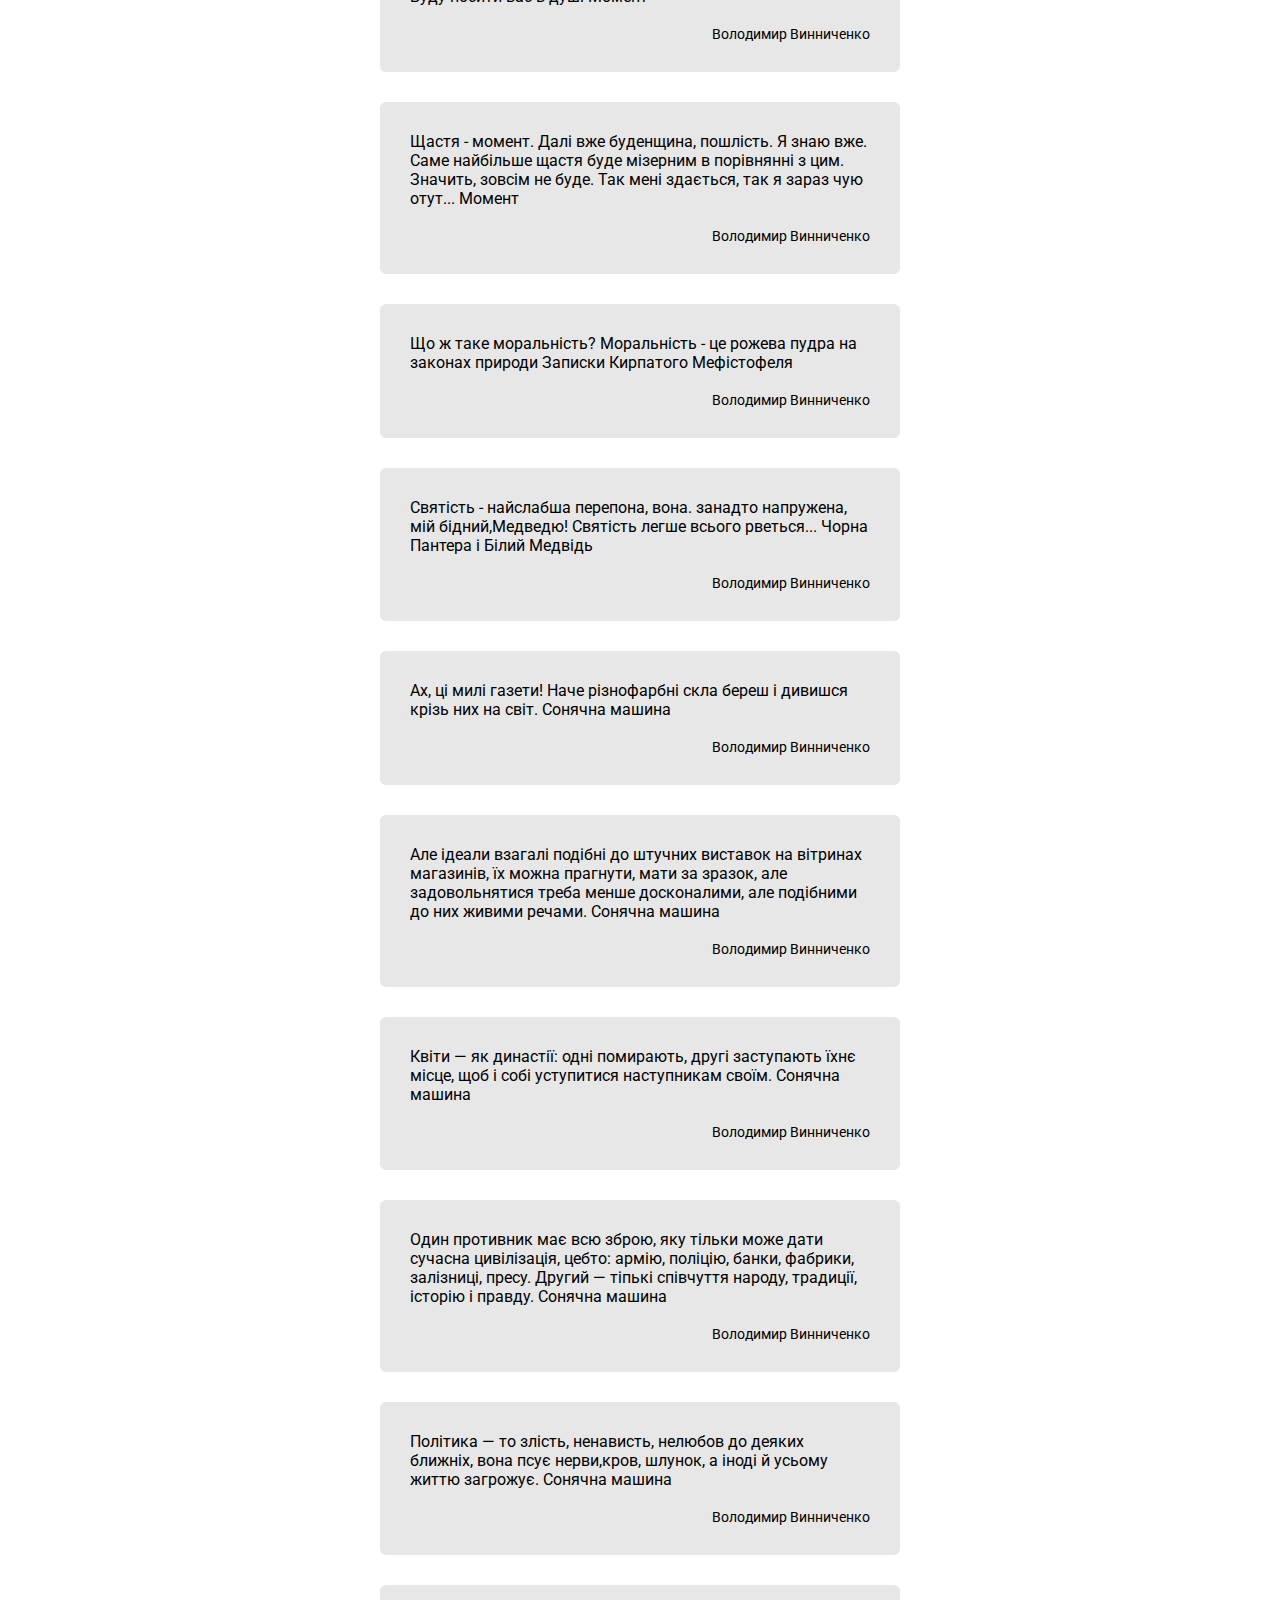
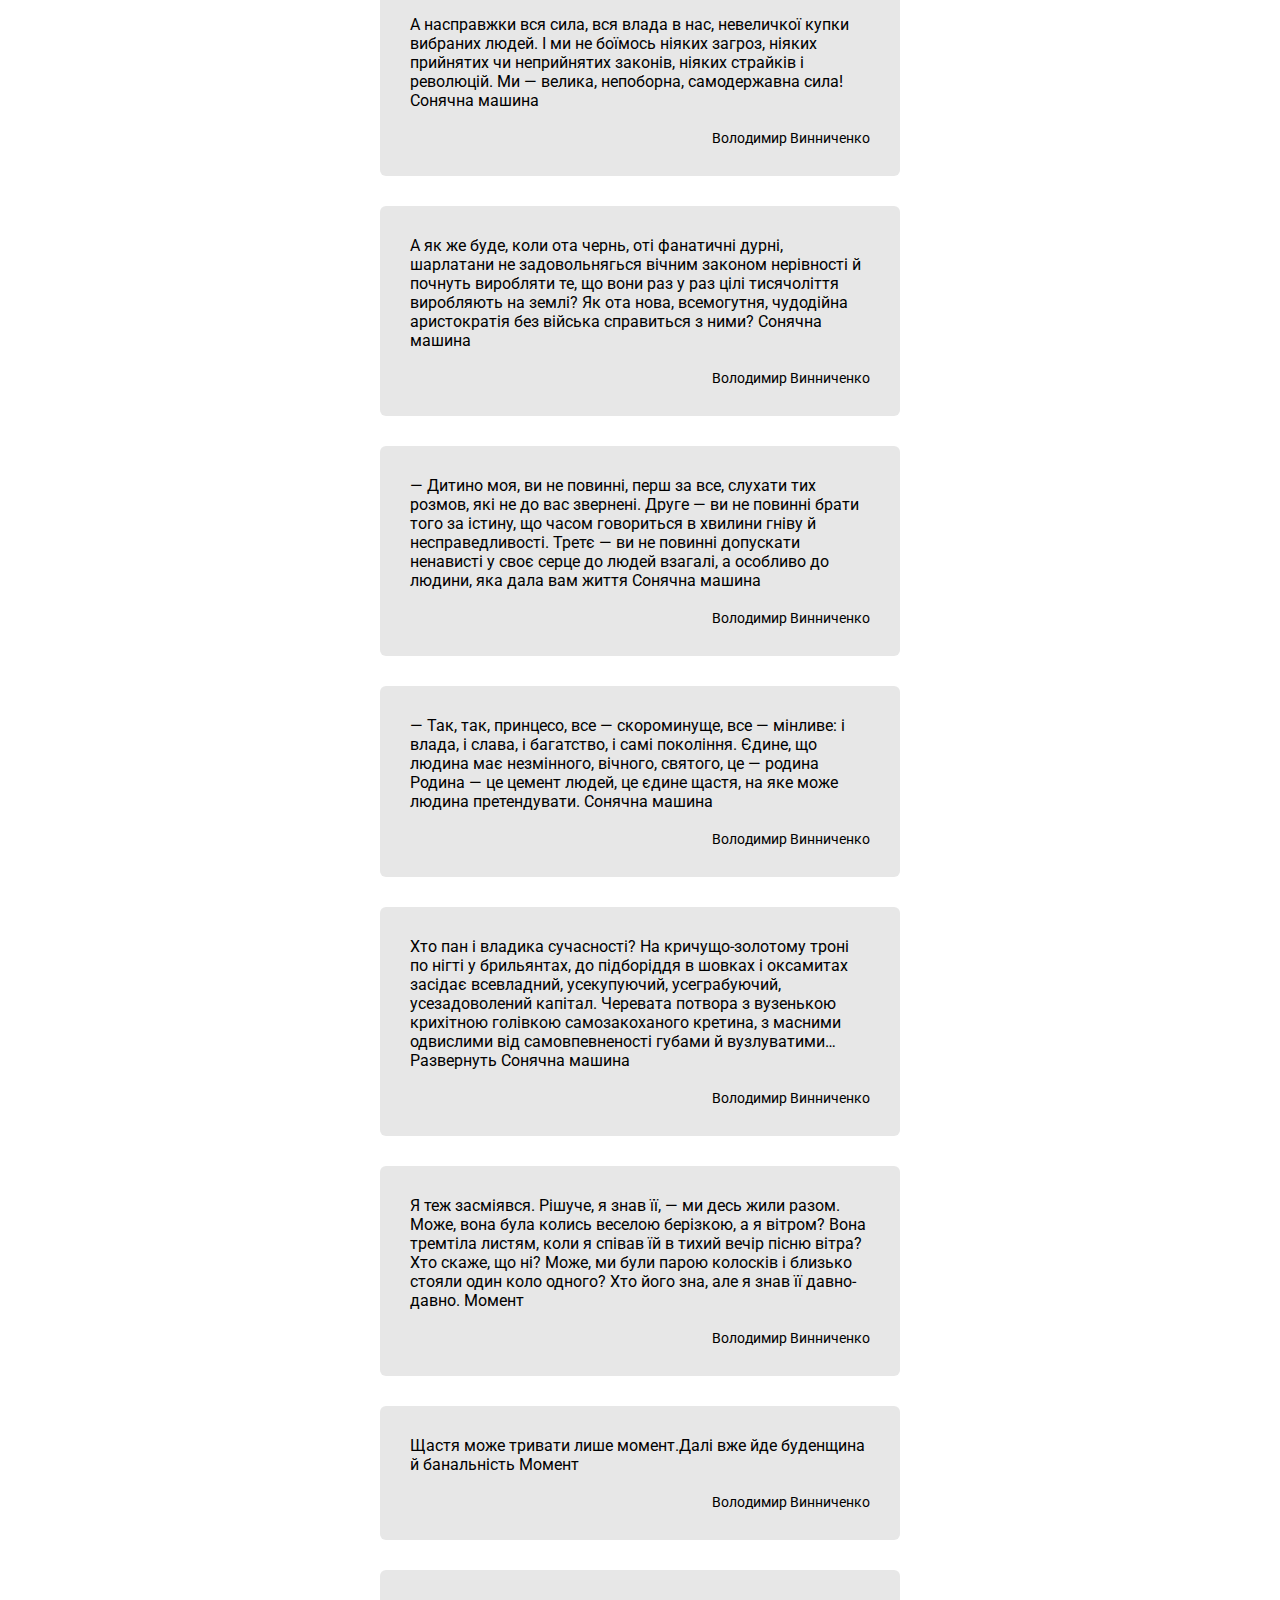
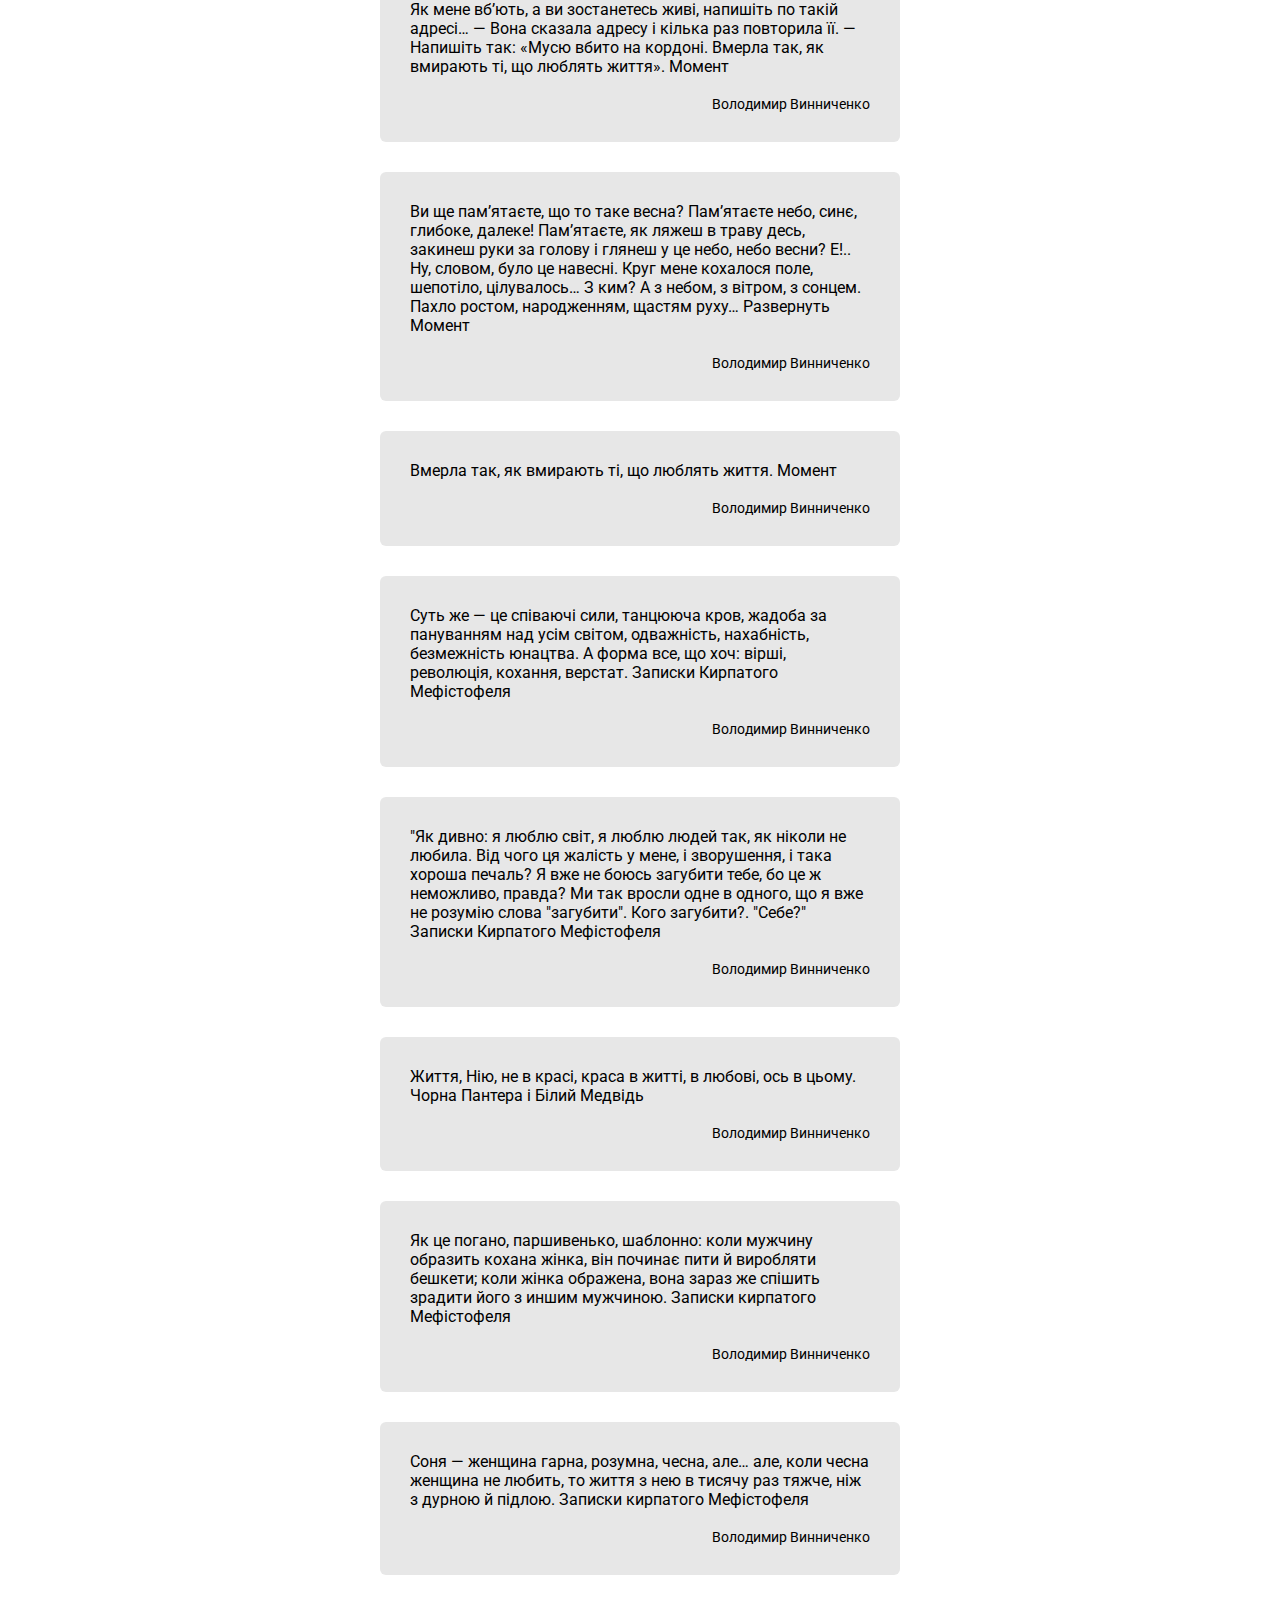
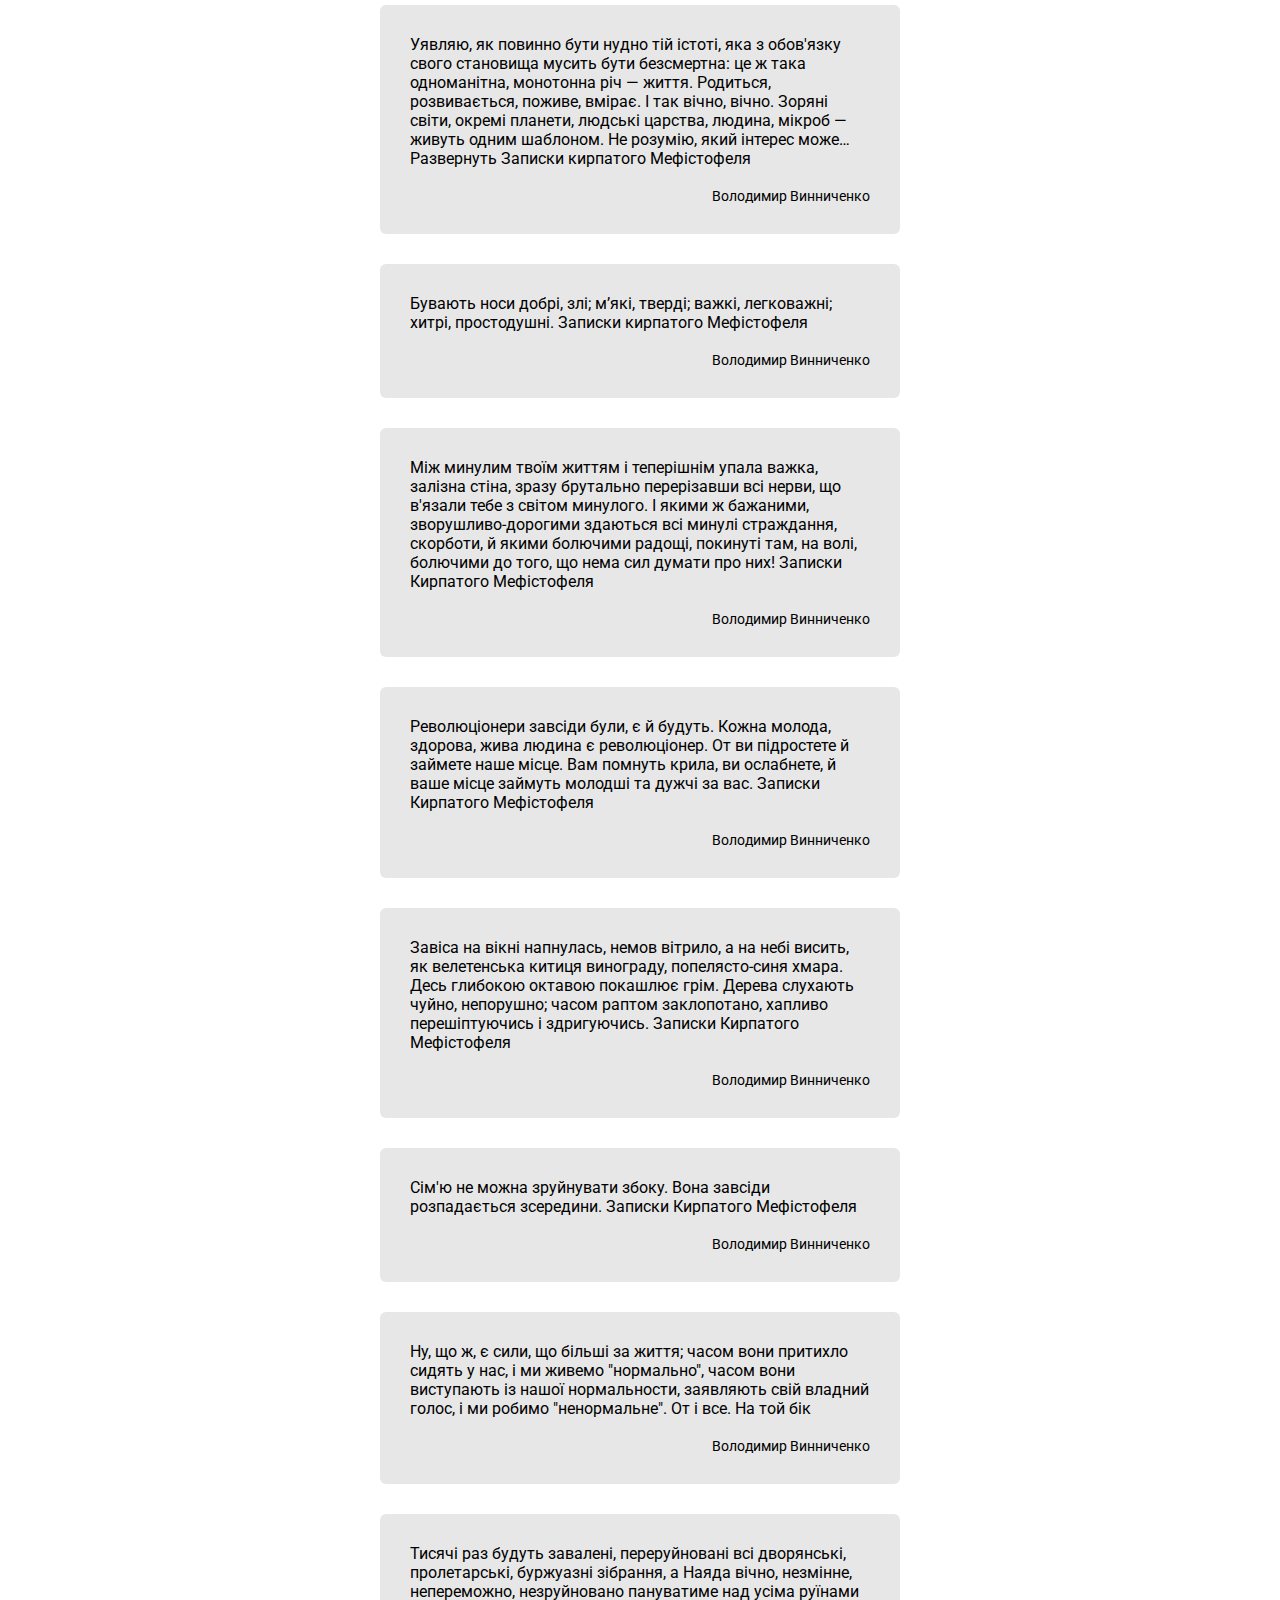
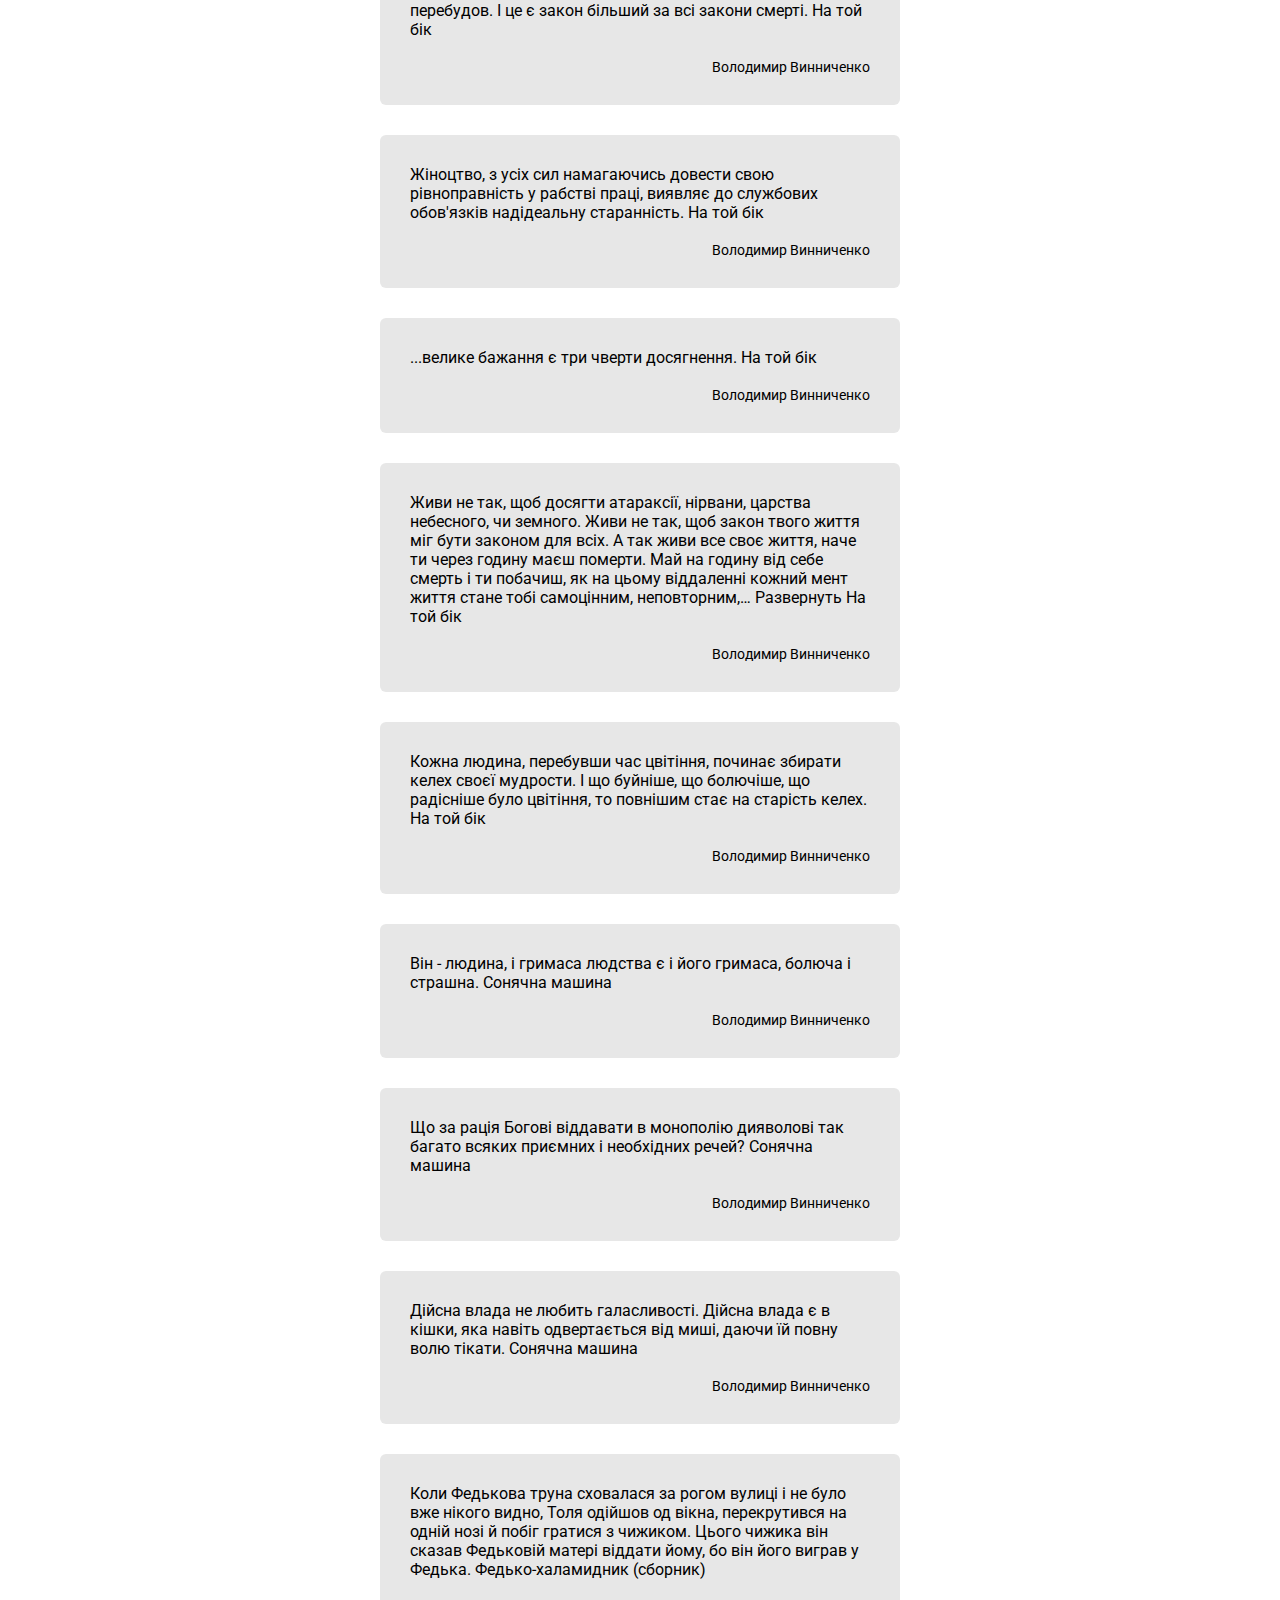
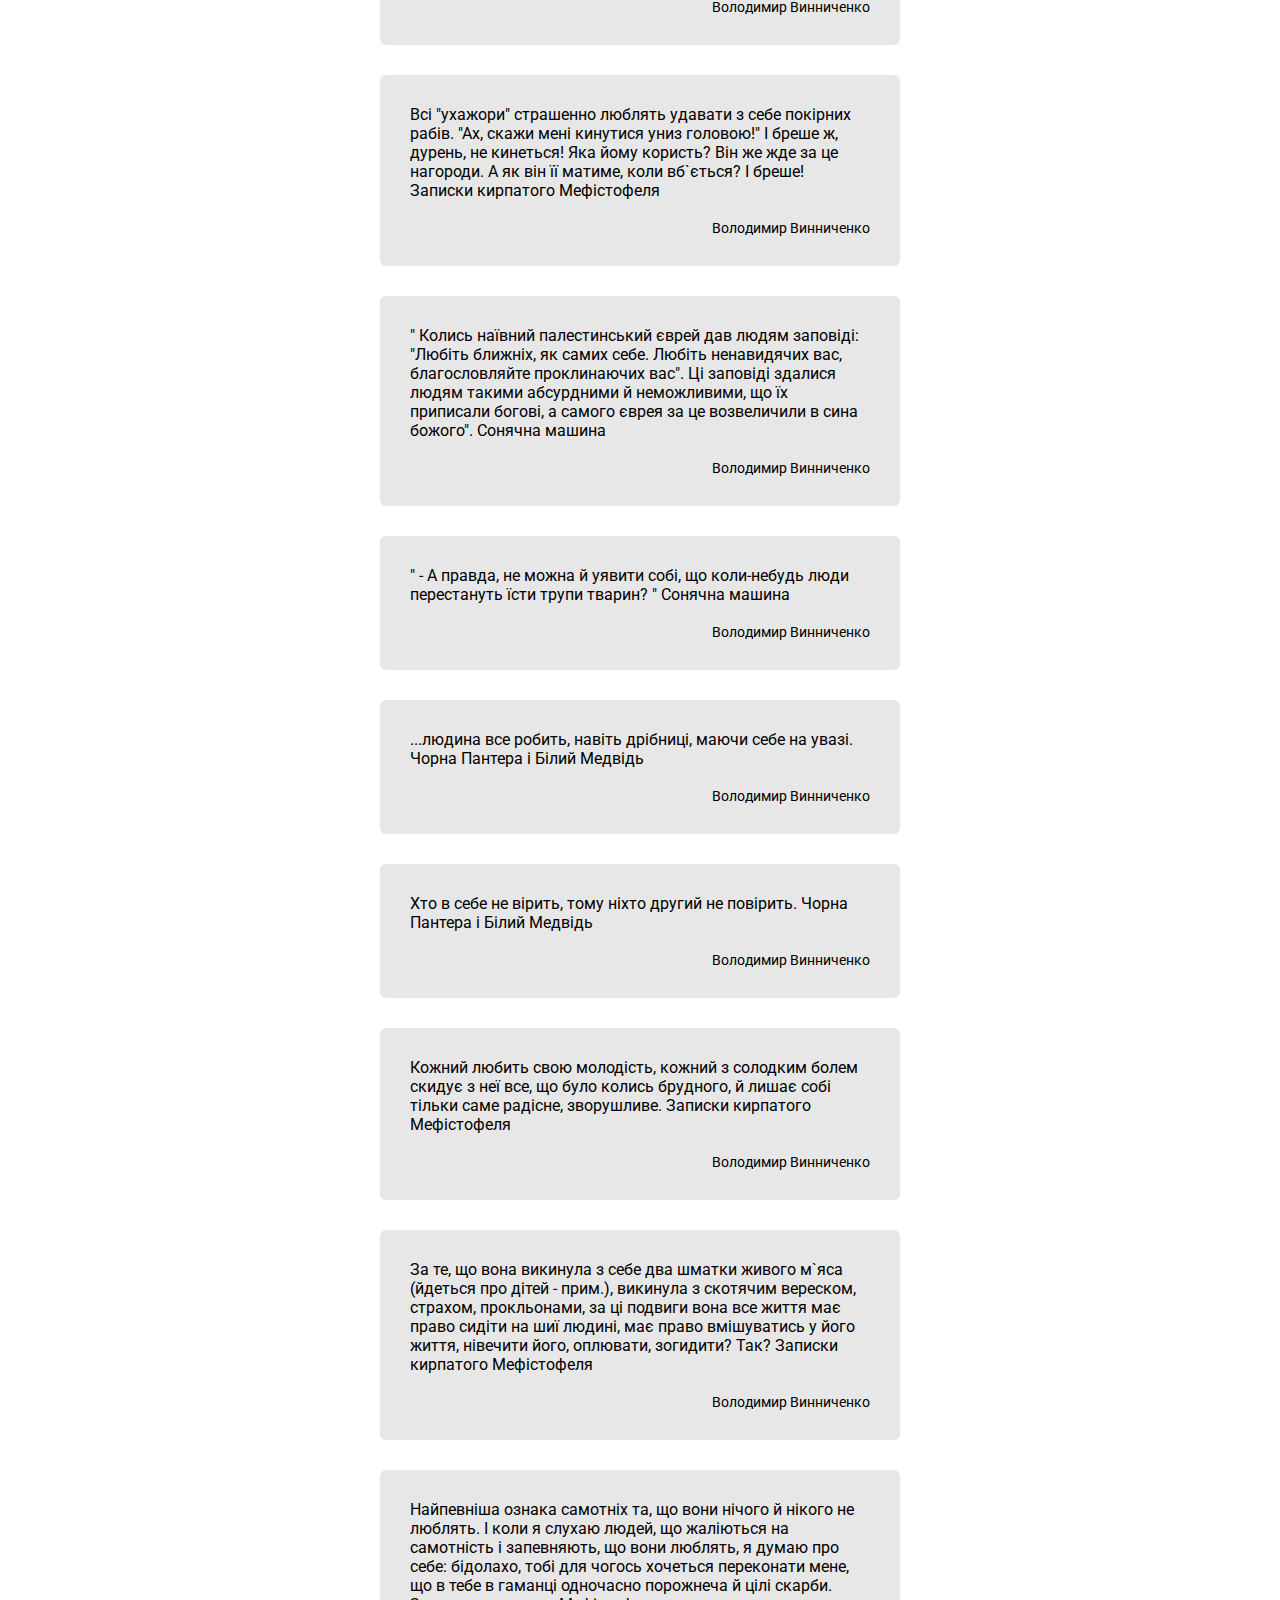
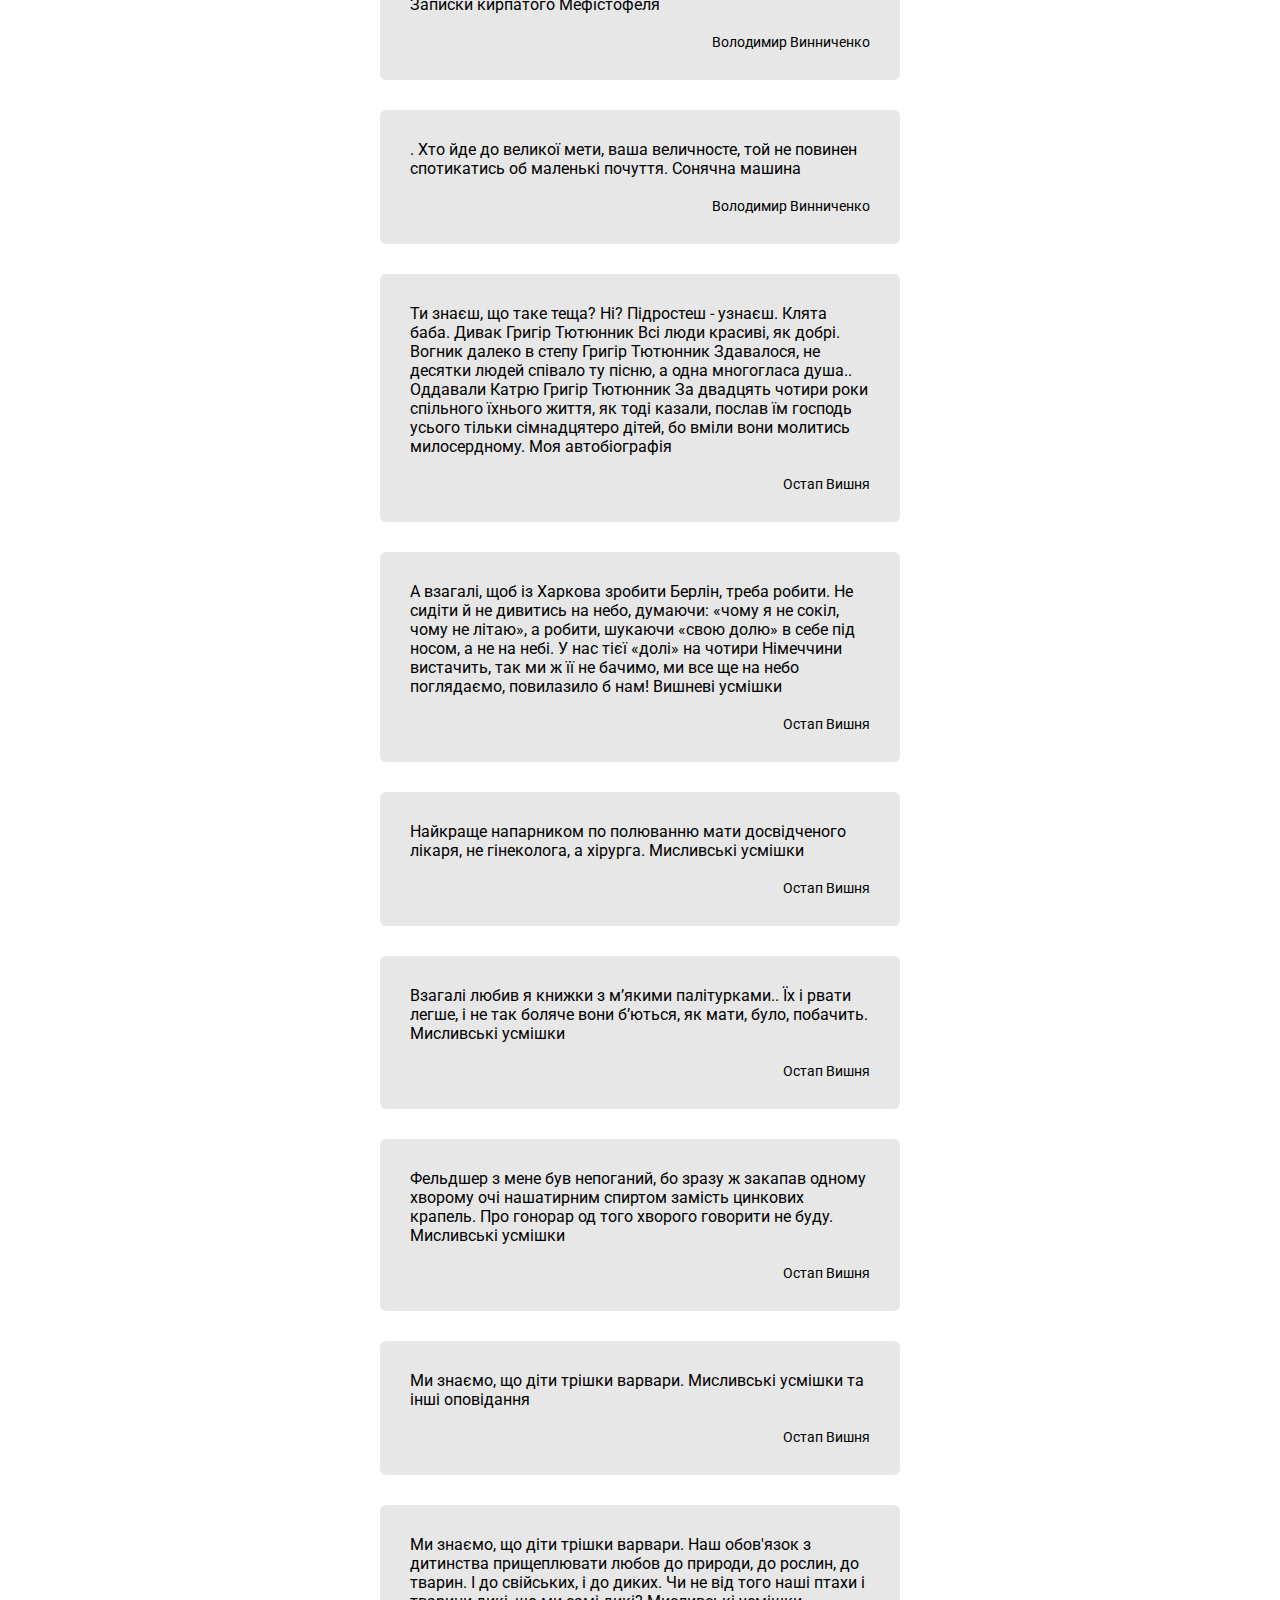
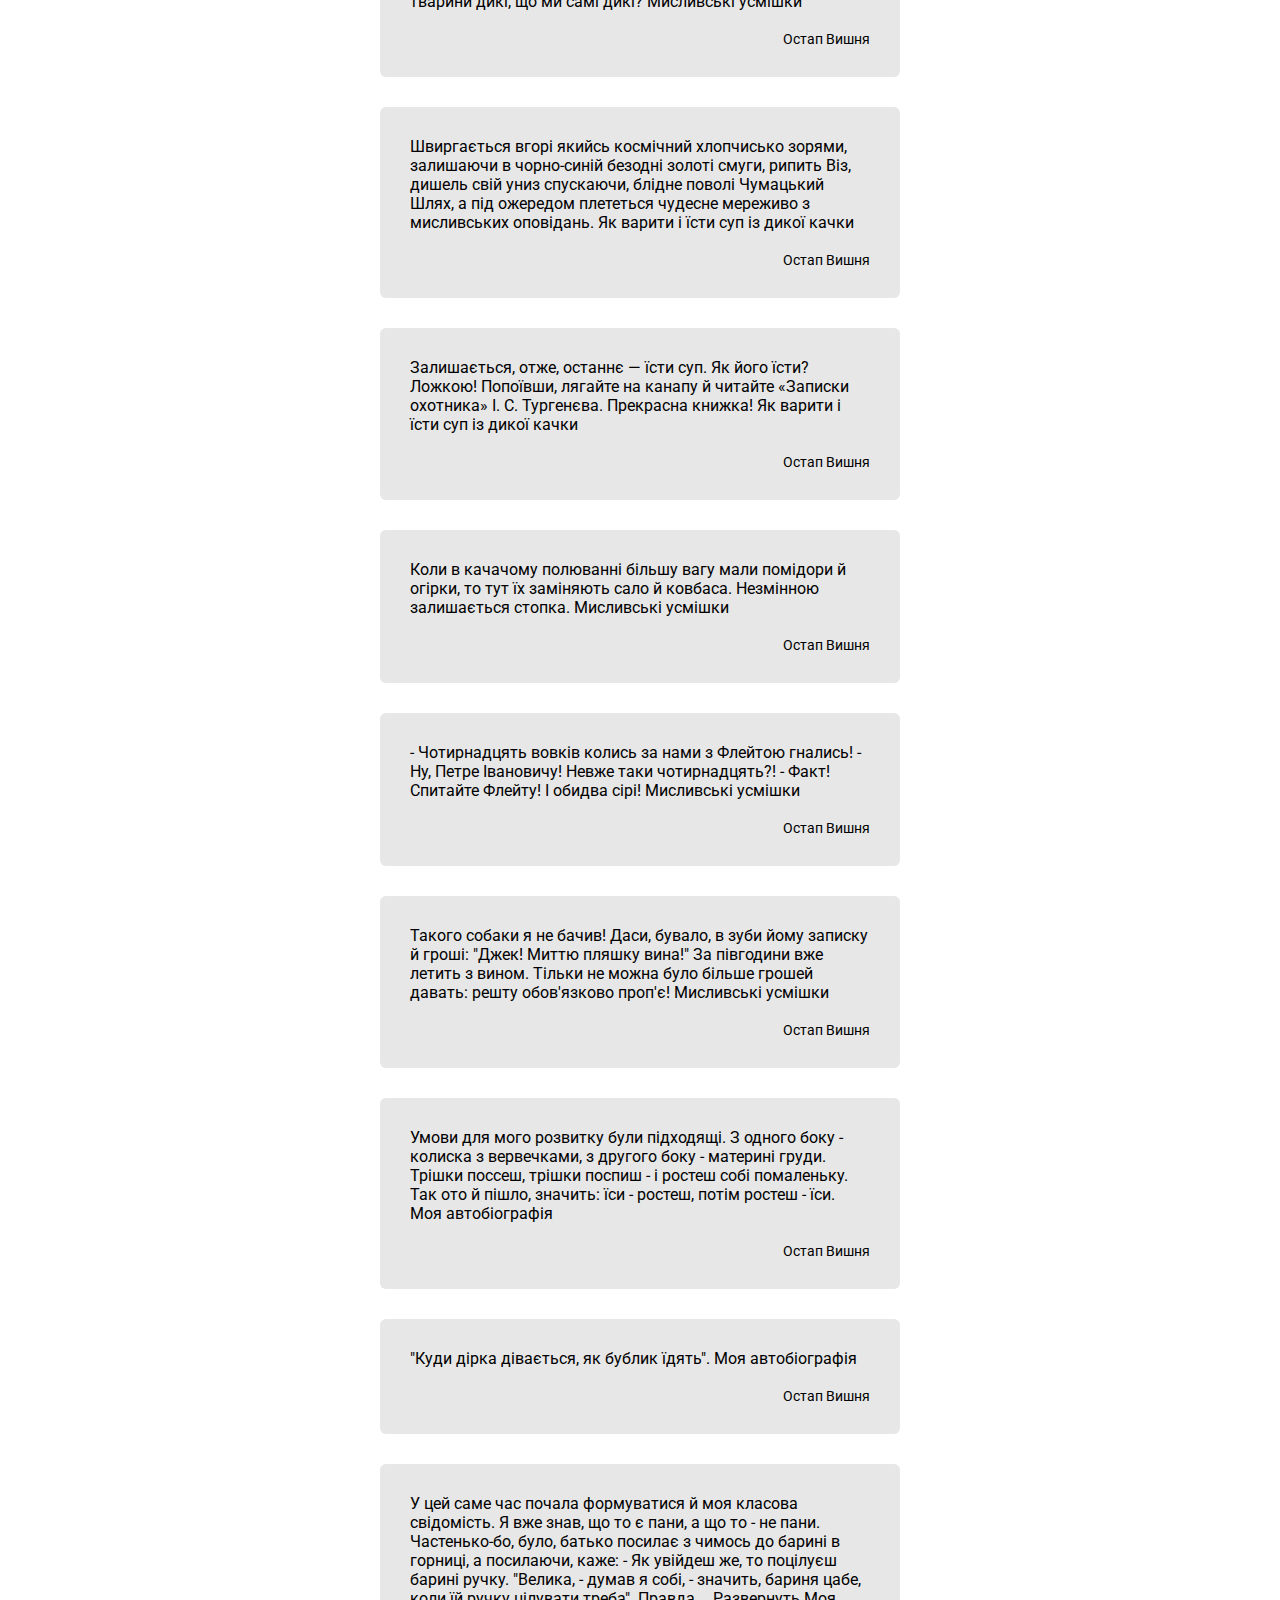
<file: quotes.html>
<html>
    <head>
        <title>Quotes</title>

        <meta http-equiv="Content-Type" content="text/html;charset=UTF-8">
        <link rel="preconnect" href="https://fonts.googleapis.com">
        <link rel="preconnect" href="https://fonts.gstatic.com" crossorigin>
        <link href="https://fonts.googleapis.com/css2?family=Roboto:ital,wght@0,100;0,300;0,400;0,500;0,700;0,900;1,100;1,300;1,400;1,500;1,700;1,900&display=swap" rel="stylesheet">
        <style>
            body {
                display: flex;
                flex-direction: column;
                align-items: center;
                font-family: roboto;
            }
            .quote-item {
                padding: 30px;
                margin-bottom: 30px;
                background: #e7e7e7;
                max-width: 460px;
                width: 100%;
                border-radius: 6px;
                display: flex;
                flex-direction: column;
            }
            .quote-autor {
                font-size: 14px;
                margin-top: 20px;
                align-self: end;
            }

        </style>
    </head>
    <body>
        
        <div class="quote-item">
            ...поки біди не знатимеш, то й розуму не матимеш. Біда навчить 
        <div class="quote-autor"> Леся Українка</div>
        </div>
        
        <div class="quote-item">
        Без розуму легше в світі жити та таки й веселіше! Біда навчить 
        <div class="quote-autor"> Леся Українка</div>
        </div>
        
        <div class="quote-item">
        Дівчина в двадцять п’ять літ найнебезпечніше створіння в світі, може, навіть гірше, ніж та прославлена femme de trente ans. "Блакитна троянда" 
        <div class="quote-autor"> Леся Українка</div>
        </div>
        
        <div class="quote-item">
        Без грошей і при сонці темно. Маклена Граса
        <div class="quote-autor"> Микола Куліш</div>
        </div>

        <div class="quote-item">
        Місто в мальованих плакатах: людина людину коле. Читаємо списки розстріляних і дивуємось, що на провінції погроми. Все можна виправдати високою метою - та тільки не порожнечу душі. Замість сонетів і октав Павло Тичина Я, жінко, бачу те, що ти не бачиш... Тепер я мудрий став... Лісова пісня (сборник) 
        <div class="quote-autor"> Леся Українка</div>
        </div>
        
        <div class="quote-item">
        Краще знати найстрашніше, ніж не знати нічого і все підозрювати. Записки Кирпатого Мефістофеля 
        <div class="quote-autor"> Володимир Винниченко</div>
        </div>
        
        <div class="quote-item">
        Одинадцята заповідь: Не зівай. Щоденник. 1911-1920 
        <div class="quote-autor"> Володимир Винниченко</div>
        </div>
        
        <div class="quote-item">
        Поки робиш якусь роботу, вір у себе, як у генія. Коли скінчив, стався до неї, як до витвору твого ворога, не прощаючи ні одної помилки, ні найменшого недогляду. Щоденник. 1911-1920 
        <div class="quote-autor"> Володимир Винниченко</div>
        </div>
        
        <div class="quote-item">
        Над горою стояв місяць. Він п'яненько посміхався, шапка набакир, немов підвипив десь і повертавсь додому. Хома Прядка 
        <div class="quote-autor"> Володимир Винниченко</div>
        </div>
        
        <div class="quote-item">
        Ловили ж Хому Прядку за те, за що завжди поліція ловить народних героїв: "Він здорово стояв за простий люд". Хома Прядка 
        <div class="quote-autor"> Володимир Винниченко</div>
        </div>
        
        <div class="quote-item">
        Україна мені здавалася безкрайною, невичерпаним джерелом великих можливостів, і через те, що вона була безкрая, я й хотів власними ногами обійти її, власними очима побачити всі тайни її. Хома Прядка 
        <div class="quote-autor"> Володимир Винниченко</div>
        </div>
        
        <div class="quote-item">
        — Ты ж будешь слушаться господина репетитора? — гладячи пухлою рукою стрижену голову Василька, мляво тягнула пані. — Да, Васенька? Васенька сьорбав борщ, з таким виглядом, що, мовляв: "Побачимо!" Малорос-європеєць 
        <div class="quote-autor"> Володимир Винниченко</div>
        </div>
        
        <div class="quote-item">
        Хто хоче дiйти до мети, в того думки, не зважаючи нi на якi катастрофи й нещастя, повиннi ступати вимуштруваними кроками. Сонячна машина 
        <div class="quote-autor"> Володимир Винниченко</div>
        </div>
        
        <div class="quote-item">
        Звичайно, коли твоя дитина, твоя кров, то чуття дужче. Сперечатись не можна. Але не все діло у крові. А ще в любові, в духовному батьківстві. Можна не бути рідним батьком і бути все ж таки єдиним і справжнім батьком по тій взаїмній любові. Записки Кирпатого Мефістофеля 
        <div class="quote-autor"> Володимир Винниченко</div>
        </div>
        
        <div class="quote-item">
        Шапочка любить когось иншого, - це ясно. Тільки в таких випадках жінка може бути така неприступна й жорстока. Записки Кирпатого Мефістофеля 
        <div class="quote-autor"> Володимир Винниченко</div>
        </div>
        
        <div class="quote-item">
        А сміх є дзеркало душі. Момент 
        <div class="quote-autor"> Володимир Винниченко</div>
        </div>
        
        <div class="quote-item">
        Що ж таке моральність? Моральність - це рожева пудра на законах природи. Боронити закони сильних і пануючих - річ нормальна й моральна, бо вона санкціонована тисячолітньою верствою пудри - пануючою мораллю. Записки Кирпатого Мефістофеля 
        <div class="quote-autor"> Володимир Винниченко</div>
        </div>
        
        <div class="quote-item">
        Буду носити вас в душі Момент 
        <div class="quote-autor"> Володимир Винниченко</div>
        </div>
        
        <div class="quote-item">
        Щастя - момент. Далі вже буденщина, пошлість. Я знаю вже. Саме найбільше щастя буде мізерним в порівнянні з цим. Значить, зовсім не буде. Так мені здається, так я зараз чую отут... Момент 
        <div class="quote-autor"> Володимир Винниченко</div>
        </div>
        
        <div class="quote-item">
        Що ж таке моральність? Моральність - це рожева пудра на законах природи Записки Кирпатого Мефістофеля 
        <div class="quote-autor"> Володимир Винниченко</div>
        </div>
        
        <div class="quote-item">
        Святiсть - найслабша перепона, вона. занадто напружена, мiй бiдний,Медведю! Святiсть легше всього рветься... Чорна Пантера і Білий Медвідь 
        <div class="quote-autor"> Володимир Винниченко</div>
        </div>
        
        <div class="quote-item">
        Ах, ці милі газети! Наче різнофарбні скла береш і дивишся крізь них на світ. Сонячна машина 
        <div class="quote-autor"> Володимир Винниченко</div>
        </div>
        
        <div class="quote-item">
        Але ідеали взагалі подібні до штучних виставок на вітринах магазинів, їх можна прагнути, мати за зразок, але задовольнятися треба менше досконалими, але подібними до них живими речами. Сонячна машина 
        <div class="quote-autor"> Володимир Винниченко</div>
        </div>
        
        <div class="quote-item">
        Квіти — як династії: одні помирають, другі заступають їхнє місце, щоб і собі уступитися наступникам своїм. Сонячна машина 
        <div class="quote-autor"> Володимир Винниченко</div>
        </div>
        
        <div class="quote-item">
        Один противник має всю зброю, яку тільки може дати сучасна цивілізація, цебто: армію, поліцію, банки, фабрики, залізниці, пресу. Другий — тіпькі співчуття народу, традиції, історію і правду. Сонячна машина 
        <div class="quote-autor"> Володимир Винниченко</div>
        </div>
        
        <div class="quote-item">
        Політика — то злість, ненависть, нелюбов до деяких ближніх, вона псує нерви,кров, шлунок, а іноді й усьому життю загрожує. Сонячна машина 
        <div class="quote-autor"> Володимир Винниченко</div>
        </div>
        
        <div class="quote-item">
        А насправжки вся сила, вся влада в нас, невеличкої купки вибраних людей. І ми не боїмось ніяких загроз, ніяких прийнятих чи неприйнятих законів, ніяких страйків і революцій. Ми — велика, непоборна, самодержавна сила! Сонячна машина 
        <div class="quote-autor"> Володимир Винниченко</div>
        </div>
        
        <div class="quote-item">
        А як же буде, коли ота чернь, оті фанатичні дурні, шарлатани не задовольнягься вічним законом нерівності й почнуть виробляти те, що вони раз у раз цілі тисячоліття виробляють на землі? Як ота нова, всемогутня, чудодійна аристократія без війська справиться з ними? Сонячна машина 
        <div class="quote-autor"> Володимир Винниченко</div>
        </div>
        
        <div class="quote-item">
        — Дитино моя, ви не повинні, перш за все, слухати тих розмов, які не до вас звернені. Друге — ви не повинні брати того за істину, що часом говориться в хвилини гніву й несправедливості. Третє — ви не повинні допускати ненависті у своє серце до людей взагалі, а особливо до людини, яка дала вам життя Сонячна машина 
        <div class="quote-autor"> Володимир Винниченко</div>
        </div>
        
        <div class="quote-item">
        — Так, так, принцесо, все — скороминуще, все — мінливе: і влада, і слава, і багатство, і самі покоління. Єдине, що людина має незмінного, вічного, святого, це — родина Родина — це цемент людей, це єдине щастя, на яке може людина претендувати. Сонячна машина 
        <div class="quote-autor"> Володимир Винниченко</div>
        </div>
        
        <div class="quote-item">
        Хто пан і владика сучасності? На кричущо-золотому троні по нігті у брильянтах, до підборіддя в шовках і оксамитах засідає всевладний, усекупуючий, усеграбуючий, усезадоволений капітал. Черевата потвора з вузенькою крихітною голівкою самозакоханого кретина, з масними одвислими від самовпевненості губами й вузлуватими… Развернуть Сонячна машина 
        <div class="quote-autor"> Володимир Винниченко</div>
        </div>
        
        <div class="quote-item">
        Я теж засміявся. Рішуче, я знав її, — ми десь жили разом. Може, вона була колись веселою берізкою, а я вітром? Вона тремтіла листям, коли я співав їй в тихий вечір пісню вітра? Хто скаже, що ні? Може, ми були парою колосків і близько стояли один коло одного? Хто його зна, але я знав її давно-давно. Момент 
        <div class="quote-autor"> Володимир Винниченко</div>
        </div>
        
        <div class="quote-item">
        Щастя може тривати лише момент.Далі вже йде буденщина й банальність Момент 
        <div class="quote-autor"> Володимир Винниченко</div>
        </div>
        
        <div class="quote-item">
        Як мене вб’ють, а ви зостанетесь живі, напишіть по такій адресі… — Вона сказала адресу і кілька раз повторила її. — Напишіть так: «Мусю вбито на кордоні. Вмерла так, як вмирають ті, що люблять життя». Момент 
        <div class="quote-autor"> Володимир Винниченко</div>
        </div>
        
        <div class="quote-item">
        Ви ще пам’ятаєте, що то таке весна? Пам’ятаєте небо, синє, глибоке, далеке! Пам’ятаєте, як ляжеш в траву десь, закинеш руки за голову і глянеш у це небо, небо весни? Е!.. Ну, словом, було це навесні. Круг мене кохалося поле, шепотіло, цілувалось… З ким? А з небом, з вітром, з сонцем. Пахло ростом, народженням, щастям руху… Развернуть Момент 
        <div class="quote-autor"> Володимир Винниченко</div>
        </div>
        
        <div class="quote-item">
        Вмерла так, як вмирають ті, що люблять життя. Момент 
        <div class="quote-autor"> Володимир Винниченко</div>
        </div>
        
        <div class="quote-item">
        Суть же — це співаючі сили, танцююча кров, жадоба за пануванням над усім світом, одважність, нахабність, безмежність юнацтва. А форма все, що хоч: вірші, революція, кохання, верстат. Записки Кирпатого Мефістофеля 
        <div class="quote-autor"> Володимир Винниченко</div>
        </div>
        
        <div class="quote-item">
        "Як дивно: я люблю світ, я люблю людей так, як ніколи не любила. Від чого ця жалість у мене, і зворушення, і така хороша печаль? Я вже не боюсь загубити тебе, бо це ж неможливо, правда? Ми так вросли одне в одного, що я вже не розумію слова "загубити". Кого загубити?. "Себе?" Записки Кирпатого Мефістофеля 
        <div class="quote-autor"> Володимир Винниченко</div>
        </div>
        
        <div class="quote-item">
        Життя, Нію, не в красі, краса в житті, в любові, ось в цьому. Чорна Пантера і Білий Медвідь 
        <div class="quote-autor"> Володимир Винниченко</div>
        </div>
        
        <div class="quote-item">
        Як це погано, паршивенько, шаблонно: коли мужчину образить кохана жінка, він починає пити й виробляти бешкети; коли жінка ображена, вона зараз же спішить зрадити його з иншим мужчиною. Записки кирпатого Мефістофеля 
        <div class="quote-autor"> Володимир Винниченко</div>
        </div>
        
        <div class="quote-item">
        Соня — женщина гарна, розумна, чесна, але… але, коли чесна женщина не любить, то життя з нею в тисячу раз тяжче, ніж з дурною й підлою. Записки кирпатого Мефістофеля 
        <div class="quote-autor"> Володимир Винниченко</div>
        </div>
        
        <div class="quote-item">
        Уявляю, як повинно бути нудно тій істоті, яка з обов'язку свого становища мусить бути безсмертна: це ж така одноманітна, монотонна річ — життя. Родиться, розвивається, поживе, вмірає. І так вічно, вічно. Зоряні світи, окремі планети, людські царства, людина, мікроб — живуть одним шаблоном. Не розумію, який інтерес може… Развернуть Записки кирпатого Мефістофеля 
        <div class="quote-autor"> Володимир Винниченко</div>
        </div>
        
        <div class="quote-item">
        Бувають носи добрі, злі; м’які, тверді; важкі, легковажні; хитрі, простодушні. Записки кирпатого Мефістофеля 
        <div class="quote-autor"> Володимир Винниченко</div>
        </div>
        
        <div class="quote-item">
        Між минулим твоїм життям і теперішнім упала важка, залізна стіна, зразу брутально перерізавши всі нерви, що в'язали тебе з світом минулого. І якими ж бажаними, зворушливо-дорогими здаються всі минулі страждання, скорботи, й якими болючими радощі, покинуті там, на волі, болючими до того, що нема сил думати про них! Записки Кирпатого Мефістофеля 
        <div class="quote-autor"> Володимир Винниченко</div>
        </div>
        
        <div class="quote-item">
        Революціонери завсіди були, є й будуть. Кожна молода, здорова, жива людина є революціонер. От ви підростете й займете наше місце. Вам помнуть крила, ви ослабнете, й ваше місце займуть молодші та дужчі за вас. Записки Кирпатого Мефістофеля 
        <div class="quote-autor"> Володимир Винниченко</div>
        </div>
        
        <div class="quote-item">
        Завіса на вікні напнулась, немов вітрило, а на небі висить, як велетенська китиця винограду, попелясто-синя хмара. Десь глибокою октавою покашлює грім. Дерева слухають чуйно, непорушно; часом раптом заклопотано, хапливо перешіптуючись і здригуючись. Записки Кирпатого Мефістофеля 
        <div class="quote-autor"> Володимир Винниченко</div>
        </div>
        
        <div class="quote-item">
        Сім'ю не можна зруйнувати збоку. Вона завсіди розпадається зсередини. Записки Кирпатого Мефістофеля 
        <div class="quote-autor"> Володимир Винниченко</div>
        </div>
        
        <div class="quote-item">
        Ну, що ж, є сили, що більші за життя; часом вони притихло сидять у нас, і ми живемо "нормально", часом вони виступають із нашої нормальности, заявляють свій владний голос, і ми робимо "ненормальне". От і все. На той бік 
        <div class="quote-autor"> Володимир Винниченко</div>
        </div>
        
        <div class="quote-item">
        Тисячі раз будуть завалені, переруйновані всі дворянські, пролетарські, буржуазні зібрання, а Наяда вічно, незмінне, непереможно, незруйновано пануватиме над усіма руїнами перебудов. І це є закон більший за всі закони смерті. На той бік 
        <div class="quote-autor"> Володимир Винниченко</div>
        </div>
        
        <div class="quote-item">
        Жіноцтво, з усіх сил намагаючись довести свою рівноправність у рабстві праці, виявляє до службових обов'язків надідеальну старанність. На той бік 
        <div class="quote-autor"> Володимир Винниченко</div>
        </div>
        
        <div class="quote-item">
        ...велике бажання є три чверти досягнення. На той бік 
        <div class="quote-autor"> Володимир Винниченко</div>
        </div>
        
        <div class="quote-item">
        Живи не так, щоб досягти атараксії, нірвани, царства небесного, чи земного. Живи не так, щоб закон твого життя міг бути законом для всіх. А так живи все своє життя, наче ти через годину маєш померти. Май на годину від себе смерть і ти побачиш, як на цьому віддаленні кожний мент життя стане тобі самоцінним, неповторним,… Развернуть На той бік 
        <div class="quote-autor"> Володимир Винниченко</div>
        </div>
        
        <div class="quote-item">
        Кожна людина, перебувши час цвітіння, починає збирати келех своєї мудрости. І що буйніше, що болючіше, що радісніше було цвітіння, то повнішим стає на старість келех. На той бік 
        <div class="quote-autor"> Володимир Винниченко</div>
        </div>
        
        <div class="quote-item">
        Вiн - людина, i гримаса людства є i його гримаса, болюча i страшна. Сонячна машина 
        <div class="quote-autor"> Володимир Винниченко</div>
        </div>
        
        <div class="quote-item">
        Що за рація Богові віддавати в монополію дияволові так багато всяких приємних i необхідних речей? Сонячна машина 
        <div class="quote-autor"> Володимир Винниченко</div>
        </div>
        
        <div class="quote-item">
        Дійсна влада не любить галасливості. Дійсна влада є в кішки, яка навіть одвертається вiд миші, даючи їй повну волю тікати. Сонячна машина 
        <div class="quote-autor"> Володимир Винниченко</div>
        </div>
        
        <div class="quote-item">
        Коли Федькова труна сховалася за рогом вулиці і не було вже нікого видно, Толя одійшов од вікна, перекрутився на одній нозі й побіг гратися з чижиком. Цього чижика він сказав Федьковій матері віддати йому, бо він його виграв у Федька. Федько-халамидник (сборник) 
        <div class="quote-autor"> Володимир Винниченко</div>
        </div>
        
        <div class="quote-item">
        Всі "ухажори" страшенно люблять удавати з себе покірних рабів. "Ах, скажи мені кинутися униз головою!" І бреше ж, дурень, не кинеться! Яка йому користь? Він же жде за це нагороди. А як він її матиме, коли вб`ється? І бреше! Записки кирпатого Мефістофеля 
        <div class="quote-autor"> Володимир Винниченко</div>
        </div>
        
        <div class="quote-item">
        " Колись наївний палестинський єврей дав людям заповіді: "Любіть ближніх, як самих себе. Любіть ненавидячих вас, благословляйте проклинаючих вас". Ці заповіді здалися людям такими абсурдними й неможливими, що їх приписали богові, а самого єврея за це возвеличили в сина божого". Сонячна машина 
        <div class="quote-autor"> Володимир Винниченко</div>
        </div>
        
        <div class="quote-item">
        " - А правда, не можна й уявити собі, що коли-небудь люди перестануть їсти трупи тварин? " Сонячна машина 
        <div class="quote-autor"> Володимир Винниченко</div>
        </div>
        
        <div class="quote-item">
        ...людина все робить, навіть дрібниці, маючи себе на увазі. Чорна Пантера і Білий Медвідь 
        <div class="quote-autor"> Володимир Винниченко</div>
        </div>
        
        <div class="quote-item">
        Хто в себе не вірить, тому ніхто другий не повірить. Чорна Пантера і Білий Медвідь 
        <div class="quote-autor"> Володимир Винниченко</div>
        </div>
        
        <div class="quote-item">
        Кожний любить свою молодість, кожний з солодким болем скидує з неї все, що було колись брудного, й лишає собі тільки саме радісне, зворушливе. Записки кирпатого Мефістофеля 
        <div class="quote-autor"> Володимир Винниченко</div>
        </div>
        
        <div class="quote-item">
        За те, що вона викинула з себе два шматки живого м`яса (йдеться про дітей - прим.), викинула з скотячим вереском, страхом, прокльонами, за ці подвиги вона все життя має право сидіти на шиї людині, має право вмішуватись у його життя, нівечити його, оплювати, зогидити? Так? Записки кирпатого Мефістофеля 
        <div class="quote-autor"> Володимир Винниченко</div>
        </div>
        
        <div class="quote-item">
        Найпевніша ознака самотніх та, що вони нічого й нікого не люблять. І коли я слухаю людей, що жаліються на самотність і запевняють, що вони люблять, я думаю про себе: бідолахо, тобі для чогось хочеться переконати мене, що в тебе в гаманці одночасно порожнеча й цілі скарби. Записки кирпатого Мефістофеля 
        <div class="quote-autor"> Володимир Винниченко</div>
        </div>
        
        <div class="quote-item">
        . Хто йде до великої мети, ваша величносте, той не повинен спотикатись об маленькi почуття. Сонячна машина 
        <div class="quote-autor"> Володимир Винниченко</div>
        </div>
        
        <div class="quote-item">
        Ти знаєш, що таке теща? Ні? Підростеш - узнаєш. Клята баба. Дивак Григір Тютюнник Всі люди красиві, як добрі. Вогник далеко в степу Григір Тютюнник Здавалося, не десятки людей співало ту пісню, а одна многогласа душа.. Оддавали Катрю Григір Тютюнник За двадцять чотири роки спiльного їхнього життя, як тодi казали, послав їм господь усього тiльки сiмнадцятеро дiтей, бо вмiли вони молитись милосердному. Моя автобіографія 
        <div class="quote-autor"> Остап Вишня</div>
        </div>
        
        <div class="quote-item">
        А взагалі, щоб із Харкова зробити Берлін, треба робити. Не сидіти й не дивитись на небо, думаючи: «чому я не сокіл, чому не літаю», а робити, шукаючи «свою долю» в себе під носом, а не на небі. У нас тієї «долі» на чотири Німеччини вистачить, так ми ж її не бачимо, ми все ще на небо поглядаємо, повилазило б нам! Вишневі усмішки 
        <div class="quote-autor"> Остап Вишня</div>
        </div>
        
        <div class="quote-item">
        Найкраще напарником по полюванню мати досвідченого лікаря, не гінеколога, а хірурга. Мисливські усмішки 
        <div class="quote-autor"> Остап Вишня</div>
        </div>
        
        <div class="quote-item">
        Взагалі любив я книжки з м’якими палітурками.. Їх і рвати легше, і не так боляче вони б’ються, як мати, було, побачить. Мисливські усмішки 
        <div class="quote-autor"> Остап Вишня</div>
        </div>
        
        <div class="quote-item">
        Фельдшер з мене був непоганий, бо зразу ж закапав одному хворому очі нашатирним спиртом замість цинкових крапель. Про гонорар од того хворого говорити не буду. Мисливські усмішки 
        <div class="quote-autor"> Остап Вишня</div>
        </div>
        
        <div class="quote-item">
        Ми знаємо, що діти трішки варвари. Мисливськi усмiшки та інші оповідання 
        <div class="quote-autor"> Остап Вишня</div>
        </div>
        
        <div class="quote-item">
        Ми знаємо, що діти трішки варвари. Наш обов'язок з дитинства прищеплювати любов до природи, до рослин, до тварин. І до свійських, і до диких. Чи не від того наші птахи і тварини дикі, що ми самі дикі? Мисливські усмішки 
        <div class="quote-autor"> Остап Вишня</div>
        </div>
        
        <div class="quote-item">
        Швиргається вгорі якийсь космічний хлопчисько зорями, залишаючи в чорно-синій безодні золоті смуги, рипить Віз, дишель свій униз спускаючи, блідне поволі Чумацький Шлях, а під ожередом плететься чудесне мереживо з мисливських оповідань. Як варити і їсти суп із дикої качки 
        <div class="quote-autor"> Остап Вишня</div>
        </div>
        
        <div class="quote-item">
        Залишається, отже, останнє — їсти суп. Як його їсти? Ложкою! Попоївши, лягайте на канапу й читайте «Записки охотника» І. С. Тургенєва. Прекрасна книжка! Як варити і їсти суп із дикої качки 
        <div class="quote-autor"> Остап Вишня</div>
        </div>
        
        <div class="quote-item">
        Коли в качачому полюваннi бiльшу вагу мали помiдори й огiрки, то тут їх замiняють сало й ковбаса. Незмiнною залишається стопка. Мисливські усмішки 
        <div class="quote-autor"> Остап Вишня</div>
        </div>
        
        <div class="quote-item">
        - Чотирнадцять вовкiв колись за нами з Флейтою гнались! - Ну, Петре Iвановичу! Невже таки чотирнадцять?! - Факт! Спитайте Флейту! І обидва сiрi! Мисливські усмішки 
        <div class="quote-autor"> Остап Вишня</div>
        </div>
        
        <div class="quote-item">
        Такого собаки я не бачив! Даси, бувало, в зуби йому записку й грошi: "Джек! Миттю пляшку вина!" За пiвгодини вже летить з вином. Тiльки не можна було бiльше грошей давать: решту обов'язково проп'є! Мисливські усмішки 
        <div class="quote-autor"> Остап Вишня</div>
        </div>
        
        <div class="quote-item">
        Умови для мого розвитку були пiдходящi. З одного боку - колиска з вервечками, з другого боку - материнi груди. Трiшки поссеш, трiшки поспиш - i ростеш собi помаленьку. Так ото й пiшло, значить: їси - ростеш, потiм ростеш - їси. Моя автобіографія 
        <div class="quote-autor"> Остап Вишня</div>
        </div>
        
        <div class="quote-item">
        "Куди дiрка дiвається, як бублик їдять". Моя автобіографія 
        <div class="quote-autor"> Остап Вишня</div>
        </div>
        
        <div class="quote-item">
        У цей саме час почала формуватися й моя класова свiдомiсть. Я вже знав, що то є пани, а що то - не пани. Частенько-бо, було, батько посилає з чимось до баринi в горницi, а посилаючи, каже: - Як увiйдеш же, то поцiлуєш баринi ручку. "Велика, - думав я собi, - значить, бариня цабе, коли їй ручку цiлувати треба". Правда,… Развернуть Моя автобіографія 
        <div class="quote-autor"> Остап Вишня</div>
        </div>
        
        <div class="quote-item">
        У мене нема жодного сумнiву в тому, що я народився... Моя автобіографія 
        <div class="quote-autor"> Остап Вишня</div>
        </div>
        
        <div class="quote-item">
        Ви дивитесь на поплавок так, як навiть, коли були женихом, не дивилися в голубi великi-великi очi своєï коханоï... Короп 
        <div class="quote-autor"> Остап Вишня</div>
        </div>
        
        <div class="quote-item">
        Це вже доля, а долі не обирають. Отож її приймають - яка вона вже не є. А коли не приймають, тоді вона силоміць обирає нас. Справа Василя Стуса Вахтанг Кипиани Освіта – це вид гігіени. Письмо з помилками – то як невимиті руки чи зуби. Вибрані твори 
        <div class="quote-autor"> Василь Стус</div>
        </div>
        
        <div class="quote-item">
        Ти ждеш іще народження для себе, а смерть ввійшла у тебе вже давно. Палімпсест 
        <div class="quote-autor"> Василь Стус</div>
        </div>
        
        <div class="quote-item">
        "Від горілки шлях до витверезника, від гашиша — до в'язниці, за читання книжок платимо життям. Народився — щоб читати". "Подорож до Щастівська" Вибрані твори 
        <div class="quote-autor"> Василь Стус</div>
        </div>
        
        <div class="quote-item">
        Революція — це смерть вікової культури, час, коли тонкий шар людяності, набутий за тисячі й тисячі літ, злітає з людських душ, як потеруха. Феномен доби (Сходження на голгофу слави): Розвідка. 
        <div class="quote-autor"> Василь Стус</div>
        </div>
        
        <div class="quote-item">
        Згадую бідного Джойса, що носив свою Ірландію в серці, що зробив із неї духовно-безтелесу інтелігентську реальність і жив — так, як живе всякий (навіть — український) інтелігент: без рук, без яєць, без учинків. Стус Василь. Вибрані твори 
        <div class="quote-autor"> Василь Стус</div>
        </div>
        
        <div class="quote-item">
        Все — епізоди, що сприймаються цілим тільки тоді, коли дивишся (озираєшся) далеко назад. Тоді стає трохи легше. Історикам завжди було трохи легше, ніж людям, що живуть сьогоднішнім. Стус Василь. Вибрані твори 
        <div class="quote-autor"> Василь Стус</div>
        </div>
        
        <div class="quote-item">
        «Модерністи» платять нерозумінням із боку широких мас, «традиціоналісти» — певною зверхністю критиків і літературознавців, ті ж із авторів, хто шукає синтезу, часто стають чужими і тим, і іншим. Стус Василь. Вибрані твори 
        <div class="quote-autor"> Василь Стус</div>
        </div>
        
        <div class="quote-item">
        Проте психологічна й матеріальна ситуація в країні, де зубожіле суспільство досі продовжує дивитися на заможний Захід з захопленням, дозволяє «продавати» навіть методологічно «застарілий» товар із наліпкою made in як єдиноможливий підхід сучасного дослідника. Відтак із прикрістю можна констатувати, що психологічна… Развернуть Стус Василь. Вибрані твори 
        <div class="quote-autor"> Василь Стус</div>
        </div>
        
        <div class="quote-item">
        "Час — категорія не лінійна". Усе залежить від того, як Ти, людина, наповнюєш (розширюєш / звужуєш) його межі. Буває, одна хвилина збагачує тебе таким духовним знанням, якого не надбати ніяким життєвим досвідом 
        <div class="quote-autor"> Василь Стус</div>
        </div>
        
        <div class="quote-item">
        : життя як творчість Дмитро Стус Цей корабель виготовили з людських тіл. Геть усе: палуба, трюм, щогли I навіть машинне відділення. Морока була з обшивкою — особливо погано держали воду місця, де попадалися людські голови. Коли утворювалася потужна водотеча, діру затикали кимось з екіпажу, в той час як решта шукала щасливої пристані у відкритому морі. Стус Василь. Вибрані твори 
        <div class="quote-autor"> Василь Стус</div>
        </div>
        
        <div class="quote-item">
        Наступним етапом у витворенні зручного і позбавленого індивідуальності образу великого є шліфування уявного кліше живої людини панівними ілюзіями дня сьогоднішнього аж доти, поки людина не перетвориться на зручний і легкий до масового споживання кіч: Шевченко – борець за визволення з кріпацтва й основоположник української… Развернуть Таборовий зошит 
        <div class="quote-autor"> Василь Стус</div>
        </div>
        
        <div class="quote-item">
        Обачні! Золота середина — найнебезпечніша. Ви ж бо подвійні вороги! Вибрані твори 
        <div class="quote-autor"> Василь Стус</div>
        </div>
        
        <div class="quote-item">
            Часто висловлюється така думка, яка мені з багатьох причин неприємна. Говорять, що якби… не ця трагічна доля, то ми б не мали такого поета, як Василь Стус. По-перше, мені здається, так взагалі негарно ставити питання. Воно десь межує з відчуттям втіхи від того, що хтось інший жар тягає, чужими руками жар вигрібає. Це негарно. Це від нашого бажання мати жертви, але щоб хтось той був жертвою, а ти гордився українським народом за те, що він здатний на такі жертви…
        <div class="quote-autor"> Василь Стус</div>
        </div>
        
        <div class="quote-item">
         «Власне, чи є українська інтелігенція? Думаю, або її немає взагалі, або вона молода і все недозріла. Вона втратила свою якість або ніколи її не досягала. Український інтелігент на 95% чиновник і на 5% патріот. Отож, він і патріотизм свій хоче оформити в бюрократичному параграфі, його патріотизм і неглибокий і ні до чого… Развернуть Таборовий зошит Василь Стус: життя як творчість
        <div class="quote-autor"> Дмитро Стус</div>
        </div>
        
        <div class="quote-item">
        Генерування поганих новин - це не дзеркальне відображення реальності, а створення реальності з метою формування в аудиторії відповідних переконань. Війна за реальність. Як перемагати у світі фейків, правд і спільнот Дмитрий Кулеба Жодна війна, жодна окупація не завдала нашому людові стільки біди, як нинішня влада. І які в нас досягнення? Ми - другі в Європі по кількості дорогих машин, ви бачите їх під будинком культури, і перші по смертності. Час звіра 
        <div class="quote-autor"> Юрій Мушкетик</div>
        </div>
        
        <div class="quote-item">
        Наче ж всі однакові, і балакають однаково. Але ж кацапи: ти тільки зачепи його. "Ми русскіє, вєлікіє, старшіє." А само недорікувате, в лаптях. Час звіра 
        <div class="quote-autor"> Юрій Мушкетик</div>
        </div>
        
        <div class="quote-item">
        І оця земля...За що її стіль катували, за що за неї стільки пролилося крові. За правду? Яку? Для кого? Всі кажуть: правда на світі одна. Ні, правд багато, і в кожного своя. Чимало людей, і то не останніх, хотіли безліч правд звестив одну, - і щоб вона була для всіх. Але те неможливо. Всяк її кроїть по собі, як свиту, і… Развернуть Час звіра 
        <div class="quote-autor"> Юрій Мушкетик</div>
        </div>
        
        <div class="quote-item">
        Немає кінця людському пізнанню, й, можливо, в цьому її рятунок. Старий у задумі 
        <div class="quote-autor"> Юрій Мушкетик</div>
        </div>
        
        <div class="quote-item">
        Багато без чого люди можуть прожити, проте не хочуть, а потрапивши в отой вир, уже й не можуть, ускладнюють буття й сточують в шарпанині нерви. Старий у задумі 
        <div class="quote-autor"> Юрій Мушкетик</div>
        </div>
        
        <div class="quote-item">
        Тільки вдосконалюючи душу власну і тих, хто живе поруч з тобою, є смисл летіти разом з цією зеленою кулькою довкола он того вогняного кружала. Старий у задумі 
        <div class="quote-autor"> Юрій Мушкетик</div>
        </div>
        
        <div class="quote-item">
        "...Мудрість і хоробрість - дві людські доблесті. Хоробрість не завжди мудра, а мудрість не завжди хоробра..." Смерть Сократа (сборник) 
        <div class="quote-autor"> Юрій Мушкетик</div>
        </div>
        
        <div class="quote-item">
        Найбільші лиха приносить нам те, що ми живемо не так, як цього вимагає розум, а так, як живуть інші... Суд над Сенекою 
        <div class="quote-autor"> Юрій Мушкетик</div>
        </div>
        
        <div class="quote-item">
        Відповідальність великої людини росте відповідно її возвеличенню. Суд над Сенекою 
        <div class="quote-autor"> Юрій Мушкетик</div>
        </div>
        
        <div class="quote-item">
        Молодості властиво заперечувати авторитети, але здебільшого вона заперечує не від знання, а від незнання: то бурхає кров, то говорять почуття, а не виважує на терезах добро і розум. Суд над Сенекою 
        <div class="quote-autor"> Юрій Мушкетик</div>
        </div>
        
        <div class="quote-item">
        ...життя, як байка, цінується не за довжину, а за зміст. Суд над Сенекою 
        <div class="quote-autor"> Юрій Мушкетик</div>
        </div>
        
        <div class="quote-item">
        Журбою поле не перейдеш, та й од долі не втечеш. Народні оповідання
        <div class="quote-autor"> Марко Вовчок</div>
        </div>
        
        <div class="quote-item">
        І морено, й мучено нас - та все дурницею. І те вчи, і друге, й десяте, й п'яте... товчи та товчи, та й товчи!.. Нащо мені те знати, як по небу зорі ходять або як люди живуть поза морями та чи в їх добре там, та чи в їх недобре там? Народні оповідання
        <div class="quote-autor"> Марко Вовчок</div>
        </div>
        
        <div class="quote-item">
        Докучає, було, та робота, докучає, - аж пече; та що врадиш? Спасибі хоч за те, що не б'ють десять раз на день, як от по інших чуємо. Народні оповідання
        <div class="quote-autor"> Марко Вовчок</div>
        </div>
        
        <div class="quote-item">
        Якби мені за кожною бідою моєю плакати, досі б і очі я виплакала. Народні оповідання (сборник) 
        <div class="quote-autor"> Марко Вовчок</div>
        </div>
        
        <div class="quote-item">
        Не всі, голубе мій, в морі топляться - більше в калюжах. Дяк 
        <div class="quote-autor"> Марко Вовчок</div>
        </div>
        
        <div class="quote-item">
        — Так як же оце? Погано вчать? — Кажу ж вам, що й нудно, і погано, й марно. Вони тільки й думають, як би їм гроші виплатили, а ми думаємо, як би хутче нас на волю випустили... Інститутка 
        <div class="quote-autor"> Марко Вовчок</div>
        </div>
        
        <div class="quote-item">
        - А в вас там як? - питаю в його. - Як?! На вибір дають, на людськую волю: хоч утопись, хоч так загинь. Інститутка 
        <div class="quote-autor"> Марко Вовчок</div>
        </div>
        
        <div class="quote-item">
        Дивиться так, що аж молоко кисне. Інститутка 
        <div class="quote-autor"> Марко Вовчок</div>
        </div>
        
        <div class="quote-item">
        Голова, мов заведений мотор, не могла зупинитися, бо господар втратив секрет, як вимкнути іскру, крізь ту голову гуготіло полум'я думок, женучи шалено. І в той же час не було ніяких конкретних думок, жодної такої, на якій би можна зосередитися, то були уривки, шматки, жорства, порох, закручений у веремію. Було якесь… Развернуть Сад Гетсиманський 
        <div class="quote-autor"> Іван Багряний</div>
        </div>
        
        <div class="quote-item">
        Більшовизм — це є насильство над людиною, це є рабський труд, це є сваволя політичної кліки, це є новітнє кріпацтво, це є терор фізичний і духовний, це є злидні, це є голод, це є війна. Чому я не хочу вертатись до СССР? 
        <div class="quote-autor"> Іван Багряний</div>
        </div>
        
        <div class="quote-item">
        У сміливих завжди щастя є. Тигролови 
        <div class="quote-autor"> Іван Багряний</div>
        </div>
        
        <div class="quote-item">
        Якщо заздалегідь ясно, що й від крику, й від тихої розмови наслідки будуть однакові, то чи не ліпше говорити все-таки по-людському? Людина біжить над прірвою 
        <div class="quote-autor"> Іван Багряний</div>
        </div>
        
        <div class="quote-item">
        Людина сліпа, бавиться ілюзіями, вигадує якісь плани, системи, чіткі побудови — "будує світ"! Але при першій вогневій пробі все це падає і оголяється прірва. Прірва, над якою хочеться вити вовком. Осиротіла, сама на себе здана людина не може існувати. Через те вона дається підхопити себе самумові й перти в хмарі собі… Развернуть Людина біжить над прірвою 
        <div class="quote-autor"> Іван Багряний</div>
        </div>
        
        <div class="quote-item">
        Я буду вмирати, та поки мій розум у мені, я буду змагатись, я буду квапитись, я буду прагнути збагнути глибини великої тайни... Людина біжить над прірвою 
        <div class="quote-autor"> Іван Багряний</div>
        </div>
        
        <div class="quote-item">
        Вмерти так, як умирають комети, — згоріти до краплі, до решти, лишивши по собі ще вогненний слід, — вогневіти бодай якийсь час. А згоряючи, може на якійсь останній стадії свого згоряння ще й перемогти. Людина біжить над прірвою 
        <div class="quote-autor"> Іван Багряний</div>
        </div>
        
        
        

    </body>
</html>
</file>
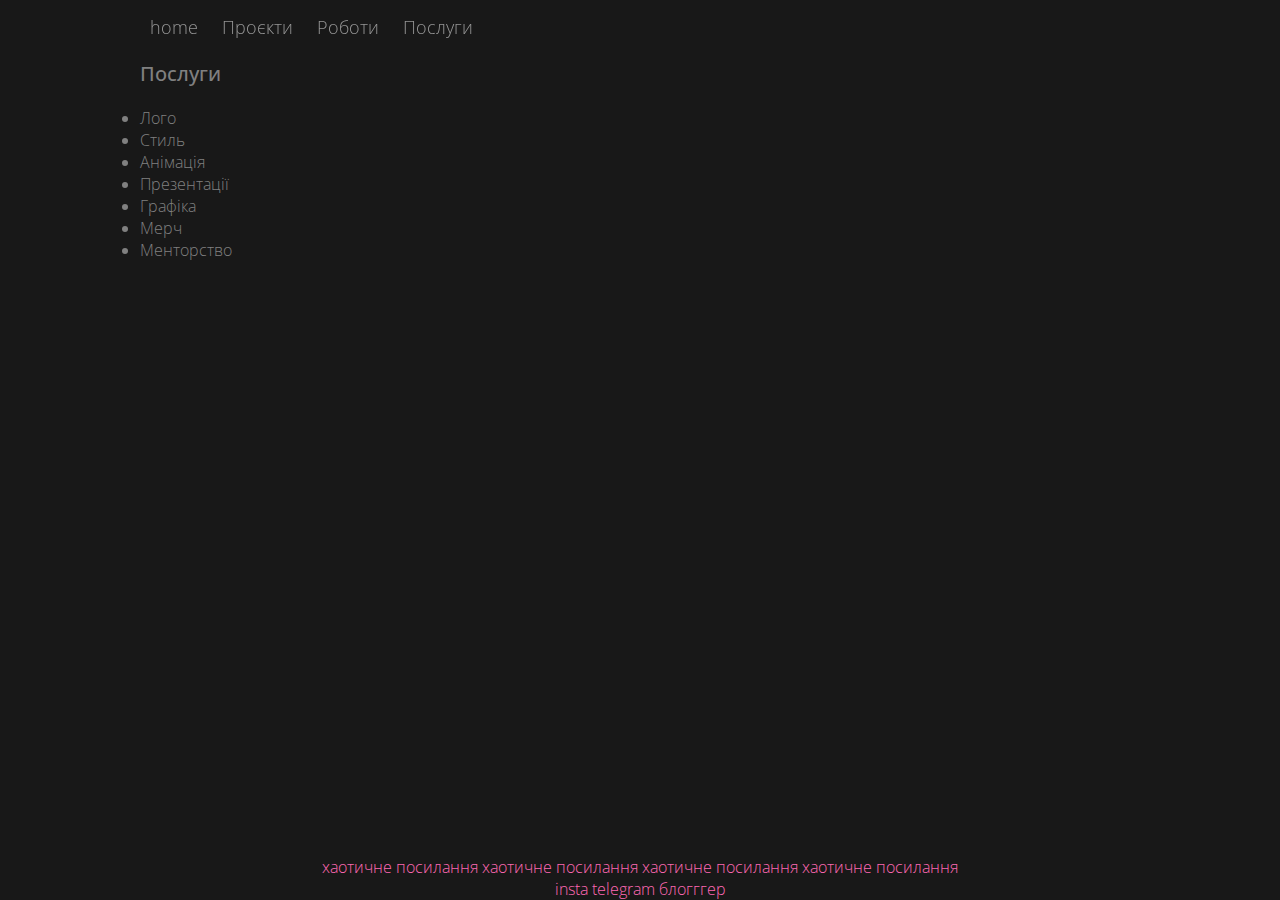
<file: random.html>
<html>
    <head>
        <meta name="viewport" content="width=device-width, initial-scale=1" />
        <link rel="stylesheet" href="css/default.css">
        <script src="js/main.js"></script>
    </head>
    <body>
        <header class="header G-container">
            <div class="G-inner">
                <nav class="main-nav">
                    <a href="index.html">home</a>
                    <a href="projects.html">Проєкти</a>
                    <a href="works.html">Роботи</a>
                    <a href="random.html">Послуги</a>
                </nav>
            </div>
        </header>

        
        <main>
            <section class="G-container">
                <div class="G-inner">
                    <h1>Послуги</h1>
                    <ul>
                        <li>Лого</li>
                        <li>Стиль</li>
                        <li>Анімація</li>
                        <li>Презентації</li>
                        <li>Графіка</li>
                        <li>Мерч</li>
                        <li>Менторство</li>
                    </ul>
                </div>
            </section>

        </main>

        <footer class="G-container footer">
            <nav class="footer-nav">
                <a href="/">хаотичне посилання</a>
                <a href="/">хаотичне посилання</a>
                <a href="/">хаотичне посилання</a>
                <a href="/">хаотичне посилання</a>
            </nav>
            <div class="personal-links">
                <a href="https://www.instagram.com/kamforovich/">insta</a>
                <a href="https://t.me/kamforovych">telegram</a>
                <a href="https://www.blogger.com/blog/themes/5985390641324711296">блогггер</a>
            </div>
        </footer>

    </body>
</html>
</file>
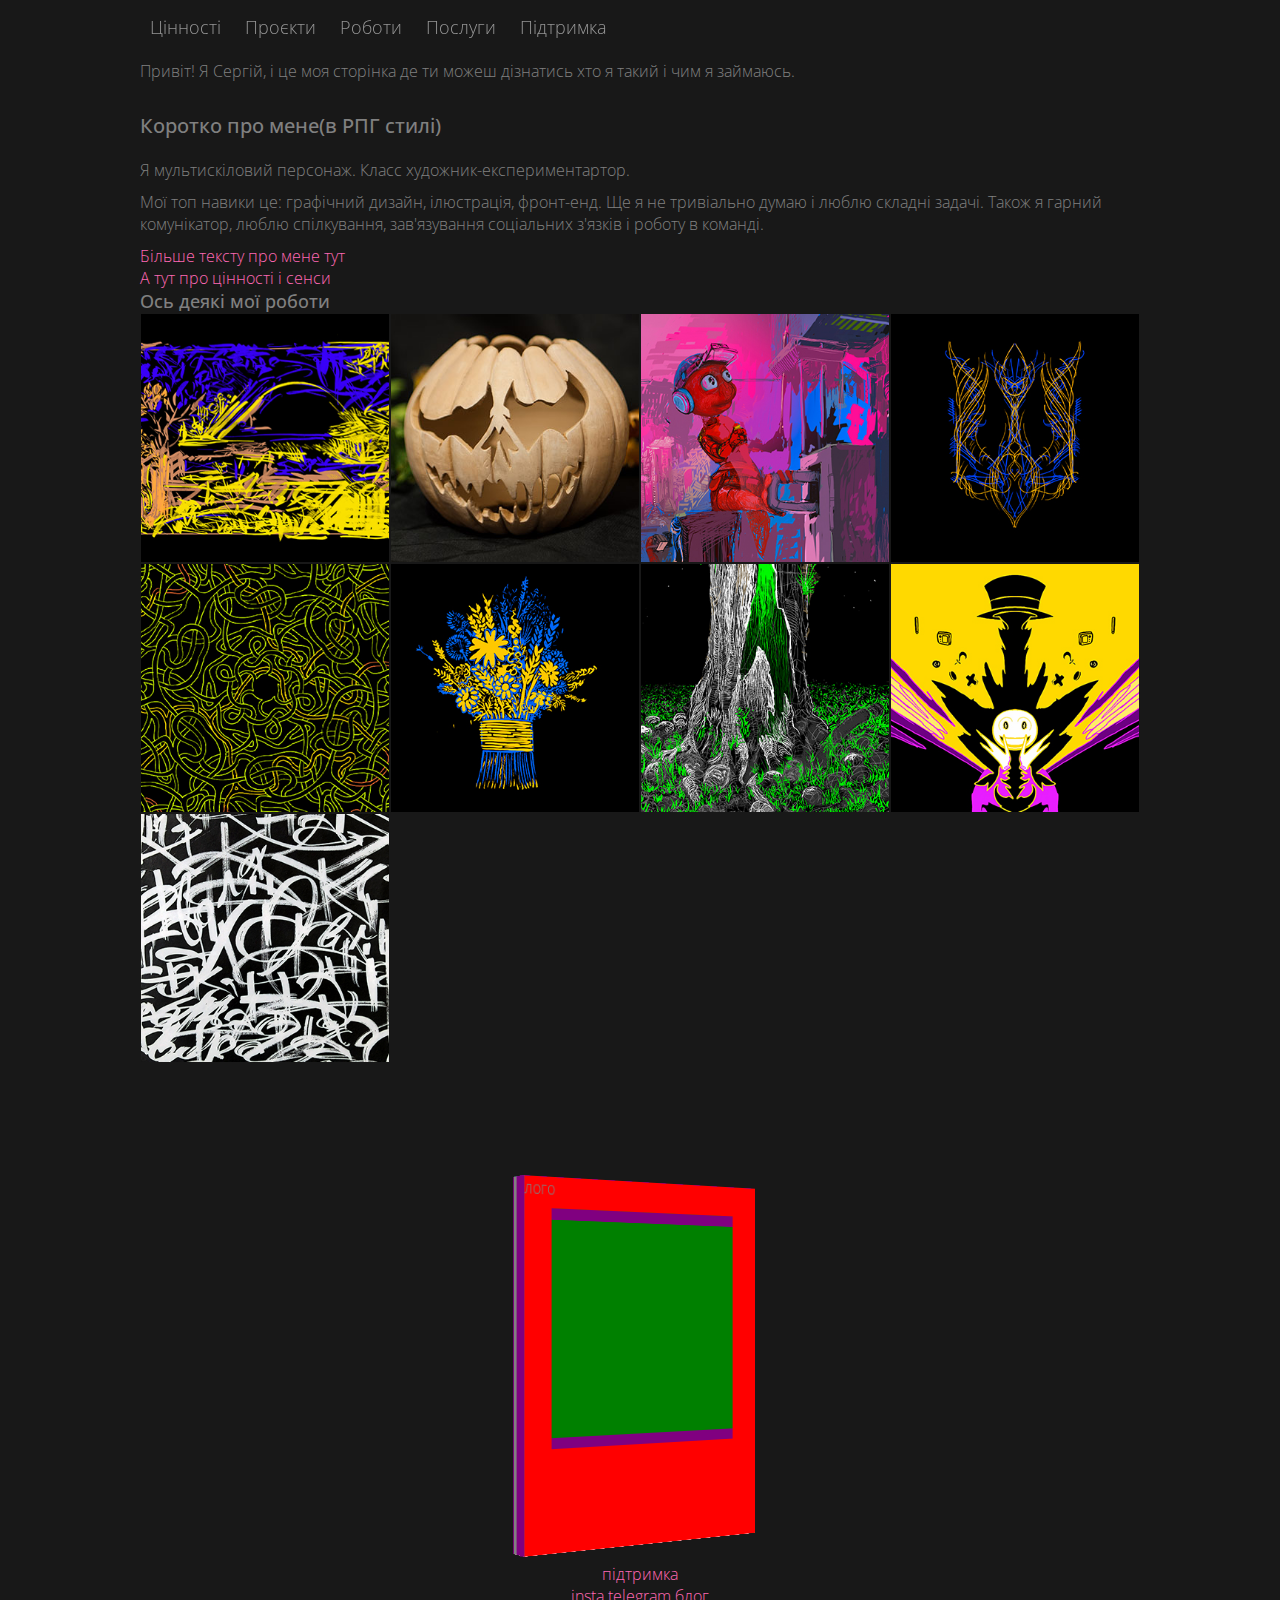
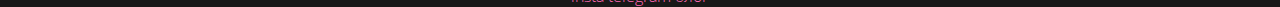
<file: reziume.html>
<html>
<head>
    <meta name="viewport" content="width=device-width, initial-scale=1" />
    <link rel="stylesheet" href="css/default.css">
    <link rel="stylesheet" href="css/media.css">
    
</head>
<body>
    <header class="header G-container">
        <div class="G-inner">
            <nav class="main-nav">
                <a href="/">Цінності</a>
                <a href="/">Проєкти</a>
                <a href="/">Роботи</a>
                <a href="/">Послуги</a>
                <a href="/">Підтримка</a>
            </nav>
        </div>
    </header>
    <main>
        <section class="G-container">
            <div class="G-inner">
                <p>
                    Привіт! Я Сергій, і це моя сторінка де ти можеш дізнатись хто я такий і чим я займаюсь.
                </p>
            </div>
        </section>
        <section class="G-container">
            <div class="G-inner">
                <h1>Коротко про мене(в РПГ стилі)</h1>
                <p>Я мультискіловий персонаж. Класс художник-експериментартор.</p>
                <p>Мої топ навики це: графічний дизайн, ілюстрація, фронт-енд. Ще я не тривіально думаю і люблю складні задачі. Також я гарний комунікатор, люблю спілкування, зав'язування соціальних з'язків і роботу в команді.</p>
                <a href="/">Більше тексту про мене тут</a>
                <a href="/">А тут про цінності і сенси</a>
                <h2>Ось деякі мої роботи</h2>
                <div class="some-projects">
                    <div class="some-projects__item">
                        <img src="img\some-projects\caly2.jpg" alt="">
                    </div>
                    <div class="some-projects__item">
                        <img src="img\some-projects\ceramic-pumpkin.jpg" alt="">
                    </div>
                    <div class="some-projects__item">
                        <img src="img\some-projects\concept.jpg" alt="">
                    </div>
                    <div class="some-projects__item">
                        <img src="img\some-projects\herb.jpg" alt="">
                    </div>
                    <div class="some-projects__item">
                        <img src="img\some-projects\laby.jpg" alt="">
                    </div>
                    <div class="some-projects__item">
                        <img src="img\some-projects\snipchyk.jpg" alt="">
                    </div>
                    <div class="some-projects__item">
                        <img src="img\some-projects\tree.jpg" alt="">
                    </div>
                    <div class="some-projects__item">
                        <img src="img\some-projects\waww.jpg" alt="">
                    </div>
                    <div class="some-projects__item">
                        <img src="img\some-projects\caly.jpg" alt="">
                    </div>
                </div>
            </div>
        </section>

        <section class="G-container">
            <div class="G-inner nft-card-body">
                <div class="nft-card colored">
            <div class="front">лого</div>
            <div class="back">рамка</div>
            <div class="top-edge">МАЛЮНОК</div>
            <div class="right-edge">номер</div>
            <div class="bottom-edge">назва</div>
            <div class="left-edge"></div>

            <div class="inner-top-edge purp"></div>
            <div class="inner-right-edge purp"></div>
            <div class="inner-bottom-edge purp"></div>
            <div class="inner-left-edge purp"></div>

            <div class="left-edge_l purp"></div>
            <div class="left-edge_r purp"></div>
        </div>
            </div>
        </section>

    </main>
    <footer class="G-container">
        <nav>
            <a href="/">підтримка</a>
        </nav>
        <div class="personal-links">
            <a href="">insta</a>
            <a href="">telegram</a>
            <a href="https://www.blogger.com/blog/themes/5985390641324711296">блог</a>
        </div>
    </footer>
    

</body></html>
</file>
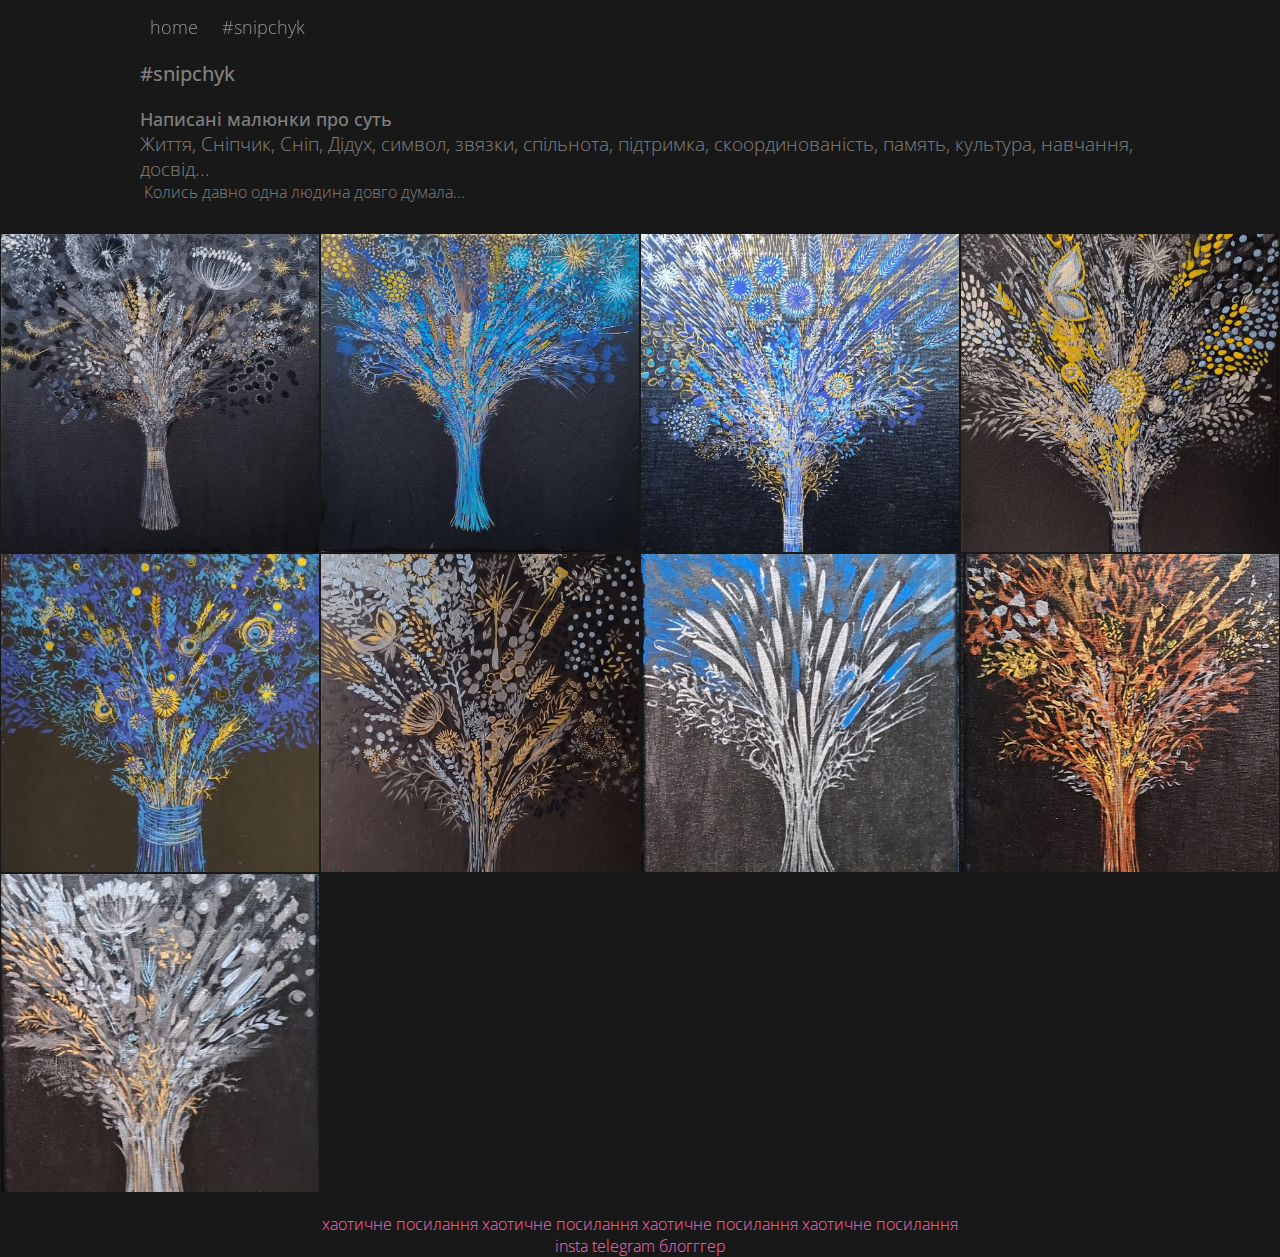
<file: snipchyk.html>
<html>
<head>
    <meta name="viewport" content="width=device-width, initial-scale=1" />
    <link rel="stylesheet" href="css/default.css">
    <script src="js/main.js"></script>
</head>
<body>
    <header class="header G-container">
        <div class="G-inner">
            <nav class="main-nav">
                <a href="index.html">home</a>
                <a href="snipchyk.html">#snipchyk</a>
                

            </nav>
        </div>
    </header>

    <!-- Google tag (gtag.js) -->
<script async src="https://www.googletagmanager.com/gtag/js?id=G-1H960LNNW7"></script>
<script>
  window.dataLayer = window.dataLayer || [];
  function gtag(){dataLayer.push(arguments);}
  gtag('js', new Date());

  gtag('config', 'G-1H960LNNW7');
</script>

<main>
    <section class="G-container">
        <div class="G-inner">
            <hgroup>
                <h1>#snipchyk</h1>
                <h2>Написані малюнки про суть</h2>
                <h3>Життя, Сніпчик, Сніп, Дідух, символ, звязки, спільнота, підтримка, скоординованість, память, культура, навчання, досвід...</h3>
            </hgroup>
            <p>
                 Колись давно одна людина довго думала...
            </p>
            
        </div>
    </section>
    <section class="G-container">

        <div class="some-projects snipchyk-container">

            <div class="some-projects__item snipchyk-item">
                <img src="img\snipchyk\001.jpg" alt="">
            </div>
            <div class="some-projects__item snipchyk-item">
                <img src="img\snipchyk\002.jpg" alt="">
            </div>
            <div class="some-projects__item snipchyk-item">
                <img src="img\snipchyk\003.jpg" alt="">
            </div>
            <div class="some-projects__item snipchyk-item">
                <img src="img\snipchyk\004.jpg" alt="">
            </div>
            <div class="some-projects__item snipchyk-item">
                <img src="img\snipchyk\005.jpg" alt="">
            </div>
            <div class="some-projects__item snipchyk-item">
                <img src="img\snipchyk\006.jpg" alt="">
            </div>
            <div class="some-projects__item snipchyk-item">
                <img src="img\snipchyk\007.jpg" alt="">
            </div>
            <div class="some-projects__item snipchyk-item">
                <img src="img\snipchyk\008.jpg" alt="">
            </div>
            <div class="some-projects__item snipchyk-item">
                <img src="img\snipchyk\009.jpg" alt="">
            </div>

        </div>
    </section>
</main>

    <footer class="G-container footer">
        <nav class="footer-nav">
            <a href="/">хаотичне посилання</a>
            <a href="/">хаотичне посилання</a>
            <a href="/">хаотичне посилання</a>
            <a href="/">хаотичне посилання</a>
        </nav>
        <div class="personal-links">
            <a href="https://www.instagram.com/kamforovich/">insta</a>
            <a href="https://t.me/kamforovych">telegram</a>
            <a href="https://kamforovych.blogspot.com/">блогггер</a>
        </div>
    </footer>


</body></html>
</file>
<file: css/default.css>
@import url("media.css");
@import url("card.css");
@import url("reveal.css");
@import url('https://fonts.googleapis.com/css2?family=Open+Sans:wght@300;400;500;600;700;800&display=swap');
@import url('https://fonts.googleapis.com/css2?family=Gloock&display=swap');

* {
	margin: 0;
	padding: 0;
	box-sizing: border-box;
	font-family: 'Open Sans', sans-serif;
	font-weight: 300;
	color:grey;
}

a {
	text-decoration: none;
	color: hotpink;
}
a:hover {color: #ff2f97;}

p {
	margin-bottom: 10px;
	font-size: 16px
}

h1 {
	width: 100%;
	font-size: 20px;
	margin-bottom: 20px;
	font-weight: 500;
}
h2 {
	font-size: 18px;
	font-weight: 500;
}
html {
	width: 100%;
	height: 100%;
	position: relative;
}

body {
	width: 100%;
	height: 100%;
	position: relative;
	background: rgb(24, 24, 24);
	color: white;
	display: flex;
    flex-direction: column;
	overflow-x: hidden;
}

.wraper {
	width: 100%;
	min-height: 100%;
	display: flex;
	flex-direction: row;
	justify-content: center;
	flex-wrap: wrap;
}

header {
	width: 100%;
	position: fixed;
	left: 0;
	top: 0;
	padding: 15px 0;
    background: transparent;
	z-index: 99;
	backdrop-filter: blur(3px);
}

main {
    width: 100%;
    display: flex;
    flex-direction: column;
    justify-content: flex-start;
    align-items: center;
    padding: 60px 0 0 0;
    flex-grow: 1;
}

section {
	margin-bottom: 20px;
}


.G-container {
	display: flex;
	flex-direction: column;
	align-items: center;
	justify-content: flex-start;
	width: 100%;
}
.G-inner {
	display: flex;
	flex-direction: column;
	width: 100%;
	max-width: 1000px;
}

.main-nav {

}
.main-nav a {
    text-decoration: none;
    font-size: 18px;
    color: #959595;
    padding: 0 10px;
}


.some-projects {
	display: flex;
	flex-flow: row wrap;
	justify-content: space-between;
	width: 100%;
}
.some-projects__item {
	width: 20%;
	aspect-ratio: 1;
	display: flex;
}
.some-projects__item img {
	width: 100%;
	height: 100%;
	object-fit: cover;
	padding: 1px;
}
@media screen and (max-width: 1366px) {
	.some-projects__item {
		width: 25%;}
}

@media screen and (max-width: 1000px) {
	.some-projects__item {
		width: 33.3%;}
}
@media screen and (max-width: 600px) {
	.some-projects__item {
		width: 50%;}
}

.hero-section {
	width: 100%;
	height: 100vh;
	background: url(../img/hero-img-2.jpg), linear-gradient(196deg, #3a0959, #010d12);
}


.snipchyk-container {
	justify-content: flex-start;
}
.snipchyk-item {
	max-width: 1000px;
}
</file>
<file: css/media.css>
@media screen and (max-width: 1020px) {
	.G-inner {
		padding: 0 20px;
	}
}

@media screen and (max-width: 660px) {
	.some-projects__item {
		width: 50%;
	}
}

@media screen and (max-width: 400px) {
	.some-projects__item {
		height: 100px;
	}
}
</file>
